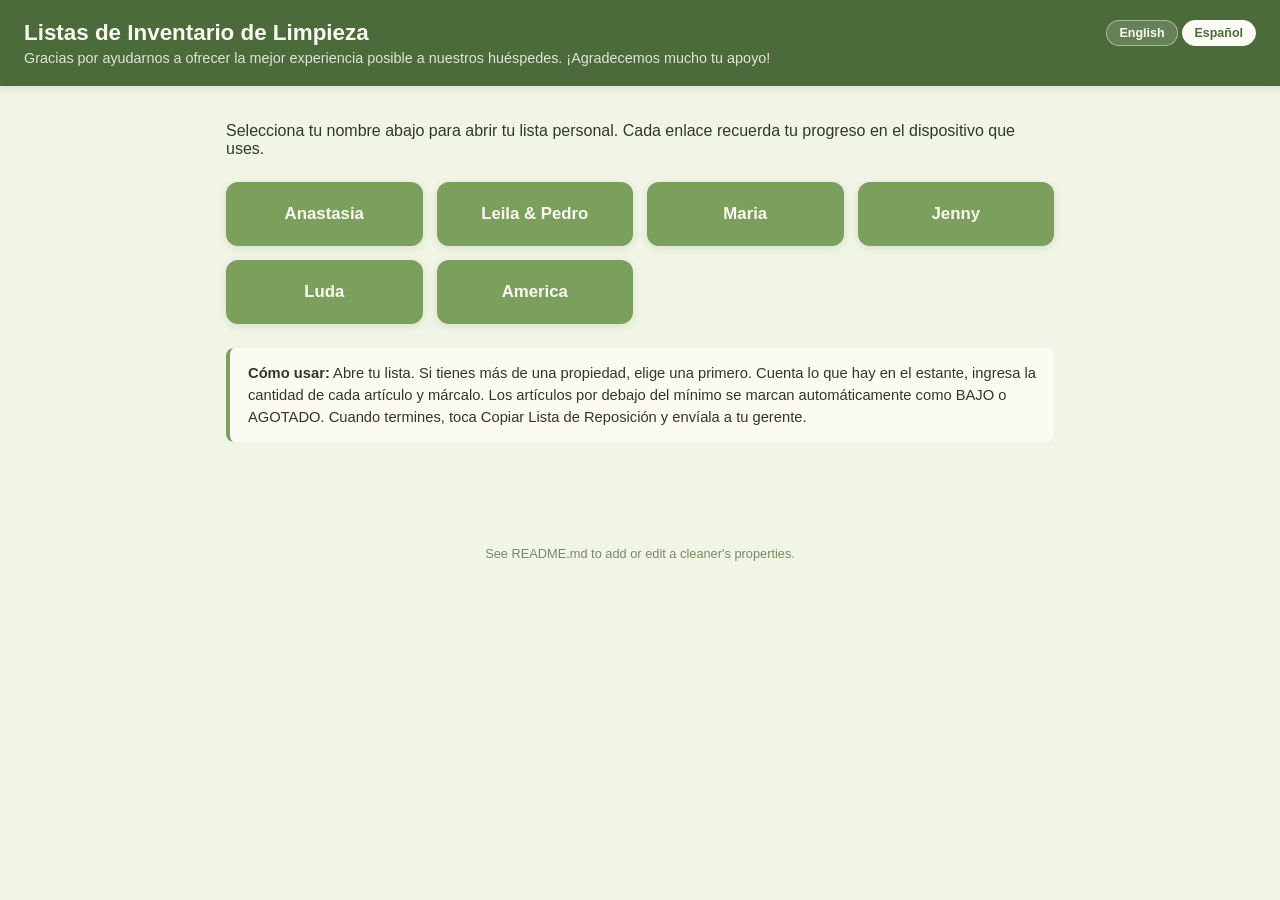
<file: index.html>
<!DOCTYPE html>
<html lang="es">
<head>
<meta charset="UTF-8" />
<meta name="viewport" content="width=device-width, initial-scale=1.0" />
<title>Cleaning Inventory Checklists</title>
<link rel="stylesheet" href="assets/style.css" />
</head>
<body>
  <div class="topbar">
    <div class="topbar-text">
      <h1 id="index-heading">Cleaning Inventory Checklists</h1>
      <p class="subtitle" id="index-subtitle">Thank you for helping us provide the best possible experience for our guests. Your support is greatly appreciated!</p>
    </div>
    <div class="lang-toggle" role="group" aria-label="Language / Idioma">
      <button type="button" class="lang-btn" id="lang-en-btn">English</button>
      <button type="button" class="lang-btn" id="lang-es-btn">Español</button>
    </div>
  </div>

  <div class="container">
    <p id="index-intro">Select your name below to open your personal checklist. Each link remembers your progress on the device you use it on.</p>

    <div class="landing-grid">
      <a class="cleaner-link" href="anastasia.html">Anastasia</a>
      <a class="cleaner-link" href="leila-pedro.html">Leila &amp; Pedro</a>
      <a class="cleaner-link" href="maria.html">Maria</a>
      <a class="cleaner-link" href="jenny.html">Jenny</a>
      <a class="cleaner-link" href="luda.html">Luda</a>
      <a class="cleaner-link" href="america.html">America</a>
    </div>

    <div class="instructions">
      <strong id="index-howto-label">How to use:</strong>
      <span id="index-howto-body">Open your checklist. If you cover more than one property, pick a listing first. Count what's on the shelf, enter the quantity for each item, and check it off. Items below par level are automatically flagged LOW or OUT. When you're done, tap Copy Restock List and send it to your manager.</span>
    </div>
  </div>

  <footer class="note">See README.md to add or edit a cleaner's properties.</footer>

  <script src="assets/i18n.js"></script>
  <script>initLangToggle();</script>
</body>
</html>
</file>
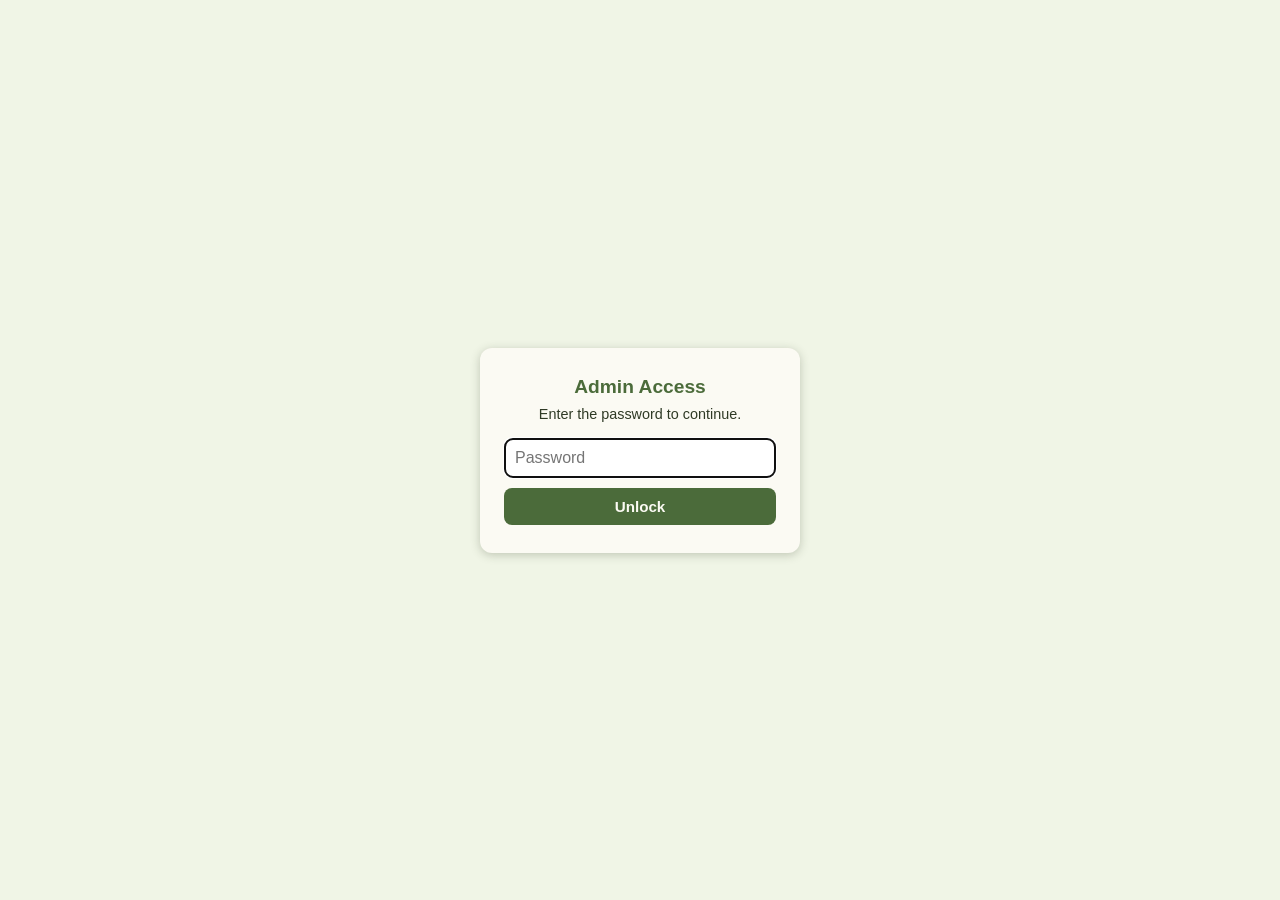
<file: admin.html>
<!DOCTYPE html>
<html lang="en">
<head>
<meta charset="UTF-8" />
<meta name="viewport" content="width=device-width, initial-scale=1.0" />
<title>Inventory &amp; Par Level Admin — Cleaning Inventory Checklists</title>
<style>
:root {
  --avocado-dark: #4b6b3a;
  --avocado: #7ba05b;
  --avocado-mid: #97b86e;
  --avocado-light: #c3d9a4;
  --avocado-pale: #f0f5e6;
  --pit-brown: #7a5230;
  --cream: #fbfaf3;
  --text-dark: #2f3a25;
  --status-ok: #6b9b3f;
  --status-low: #d99a2b;
  --status-out: #c9573f;
  --radius: 12px;
  --shadow: 0 2px 8px rgba(47, 58, 37, 0.12);
}

* { box-sizing: border-box; }

body {
  margin: 0;
  font-family: -apple-system, BlinkMacSystemFont, "Segoe UI", Roboto, Helvetica, Arial, sans-serif;
  background: var(--avocado-pale);
  color: var(--text-dark);
}

.topbar {
  background: var(--avocado-dark);
  color: var(--cream);
  padding: 20px 24px;
  box-shadow: var(--shadow);
  display: flex;
  justify-content: space-between;
  align-items: flex-start;
  gap: 12px;
  flex-wrap: wrap;
}

.topbar h1 {
  margin: 0 0 4px 0;
  font-size: 1.4rem;
}

.topbar .subtitle {
  margin: 0;
  font-size: 0.9rem;
  opacity: 0.85;
}

/* Language toggle, shown on the home page and every checklist page */
.lang-toggle {
  display: flex;
  gap: 4px;
  flex-shrink: 0;
}

.lang-btn {
  background: rgba(251, 250, 243, 0.15);
  border: 1.5px solid rgba(251, 250, 243, 0.45);
  color: var(--cream);
  font-size: 0.78rem;
  font-weight: 700;
  padding: 5px 12px;
  border-radius: 999px;
  cursor: pointer;
  font-family: inherit;
  transition: background 0.12s ease, color 0.12s ease;
}

.lang-btn:hover {
  background: rgba(251, 250, 243, 0.3);
}

.lang-btn.active {
  background: var(--cream);
  color: var(--avocado-dark);
  border-color: var(--cream);
}

.container {
  max-width: 860px;
  margin: 0 auto;
  padding: 20px 16px 80px;
}

/* Landing page */
.landing-grid {
  display: grid;
  grid-template-columns: repeat(auto-fit, minmax(180px, 1fr));
  gap: 14px;
  margin-top: 24px;
}

.cleaner-link {
  display: block;
  background: var(--avocado);
  color: var(--cream);
  text-decoration: none;
  text-align: center;
  padding: 22px 12px;
  border-radius: var(--radius);
  font-weight: 600;
  font-size: 1.05rem;
  box-shadow: var(--shadow);
  transition: transform 0.12s ease, background 0.12s ease;
}

.cleaner-link:hover {
  background: var(--avocado-dark);
  transform: translateY(-2px);
}

.instructions {
  background: var(--cream);
  border-left: 4px solid var(--avocado);
  border-radius: 8px;
  padding: 14px 18px;
  margin-top: 24px;
  font-size: 0.92rem;
  line-height: 1.5;
}

/* Progress bar */
.progress-wrap {
  background: var(--cream);
  border-radius: var(--radius);
  padding: 14px 18px;
  margin: 18px 0;
  box-shadow: var(--shadow);
}

.progress-label {
  display: flex;
  justify-content: space-between;
  font-size: 0.85rem;
  margin-bottom: 6px;
  color: var(--text-dark);
}

.progress-bar-bg {
  background: var(--avocado-light);
  border-radius: 20px;
  height: 10px;
  overflow: hidden;
}

.progress-bar-fill {
  background: var(--avocado-dark);
  height: 100%;
  width: 0%;
  transition: width 0.2s ease;
}

/* Action buttons */
.actions {
  display: flex;
  flex-wrap: wrap;
  gap: 10px;
  margin: 16px 0;
}

.btn {
  border: none;
  border-radius: 8px;
  padding: 10px 16px;
  font-size: 0.9rem;
  font-weight: 600;
  cursor: pointer;
  transition: background 0.12s ease;
}

.btn-primary {
  background: var(--avocado-dark);
  color: var(--cream);
}
.btn-primary:hover { background: var(--pit-brown); }

.btn-secondary {
  background: var(--cream);
  color: var(--avocado-dark);
  border: 1.5px solid var(--avocado);
}
.btn-secondary:hover { background: var(--avocado-light); }

.submit-status {
  font-size: 0.85rem;
  min-height: 1.2em;
  margin: -6px 0 14px;
}
.submit-status.success { color: var(--status-ok); font-weight: 600; }
.submit-status.error { color: var(--status-out); font-weight: 600; }

/* Listing picker (shown when a cleaner covers more than one property) */
.picker-intro {
  margin: 0 0 4px;
  font-size: 0.95rem;
}

.listing-grid {
  display: grid;
  grid-template-columns: repeat(auto-fit, minmax(200px, 1fr));
  gap: 14px;
  margin: 14px 0 24px;
}

.listing-card {
  display: flex;
  flex-direction: column;
  gap: 8px;
  background: var(--avocado-dark);
  color: var(--cream);
  text-decoration: none;
  padding: 18px 16px;
  border-radius: var(--radius);
  box-shadow: var(--shadow);
  transition: transform 0.12s ease, background 0.12s ease;
}

.listing-card:hover {
  background: var(--pit-brown);
  transform: translateY(-2px);
}

.listing-card-name {
  font-weight: 700;
  font-size: 1.05rem;
}

.listing-card-progress {
  align-self: flex-start;
  font-weight: 600;
  font-size: 0.8rem;
  padding: 3px 10px;
  border-radius: 20px;
  background: rgba(251, 250, 243, 0.18);
}

.listing-card-progress.listing-card-ok { background: var(--status-ok); }
.listing-card-progress.listing-card-partial { background: var(--status-low); }
.listing-card-progress.listing-card-none { background: rgba(251, 250, 243, 0.18); }

/* Back link (shown when viewing a single listing after the picker) */
.back-link {
  display: inline-block;
  color: var(--avocado-dark);
  font-weight: 600;
  text-decoration: none;
  margin-bottom: 14px;
}
.back-link:hover { text-decoration: underline; }

/* Property sections (one per property a cleaner covers) */
.property-section {
  background: var(--avocado-dark);
  border-radius: var(--radius);
  margin-bottom: 20px;
  padding: 6px;
  box-shadow: var(--shadow);
}

.property-header {
  color: var(--cream);
  padding: 12px 12px;
  font-weight: 700;
  font-size: 1.05rem;
  display: flex;
  justify-content: space-between;
  align-items: center;
  cursor: pointer;
  user-select: none;
}

.property-header.property-header-static {
  cursor: default;
}

.property-header .prop-progress {
  font-weight: 500;
  font-size: 0.85rem;
  background: rgba(251, 250, 243, 0.18);
  padding: 3px 10px;
  border-radius: 20px;
}

.property-body {
  padding: 4px;
}

/* Category sections */
.category {
  background: var(--cream);
  border-radius: var(--radius);
  margin-bottom: 16px;
  box-shadow: var(--shadow);
  overflow: hidden;
}

.category-header {
  background: var(--avocado-mid);
  color: var(--text-dark);
  padding: 12px 16px;
  font-weight: 700;
  display: flex;
  justify-content: space-between;
  align-items: center;
  cursor: pointer;
  user-select: none;
}

.category-header .count {
  font-weight: 500;
  font-size: 0.85rem;
  opacity: 0.85;
}

.category-body {
  padding: 6px 16px 10px;
}

.item-row {
  display: flex;
  align-items: center;
  gap: 12px;
  padding: 10px 0;
  border-bottom: 1px solid var(--avocado-light);
  flex-wrap: wrap;
}

.item-row:last-child { border-bottom: none; }

.comment-input {
  flex: 1 1 100%;
  order: 5;
  border: 1.5px solid var(--avocado-light);
  border-radius: 6px;
  padding: 6px 10px;
  font-size: 0.85rem;
  font-family: inherit;
  color: var(--text-dark);
  background: var(--cream);
}
.comment-input:focus {
  outline: none;
  border-color: var(--avocado);
}
.comment-input::placeholder {
  color: var(--avocado-dark);
  opacity: 0.55;
}

.item-check {
  width: 20px;
  height: 20px;
  accent-color: var(--avocado-dark);
  flex-shrink: 0;
}

.item-name {
  flex: 1 1 160px;
  font-weight: 600;
  min-width: 140px;
}

.item-name .unit {
  font-weight: 400;
  font-size: 0.8rem;
  color: var(--avocado-dark);
  opacity: 0.8;
}

.par-badge {
  font-size: 0.78rem;
  background: var(--avocado-light);
  color: var(--text-dark);
  padding: 3px 8px;
  border-radius: 20px;
  white-space: nowrap;
}

.qty-control {
  display: flex;
  align-items: center;
  gap: 6px;
}

.qty-btn {
  width: 28px;
  height: 28px;
  border-radius: 6px;
  border: 1.5px solid var(--avocado);
  background: var(--cream);
  color: var(--avocado-dark);
  font-size: 1rem;
  cursor: pointer;
  line-height: 1;
}
.qty-btn:hover { background: var(--avocado-light); }

.qty-input {
  width: 46px;
  text-align: center;
  border: 1.5px solid var(--avocado-light);
  border-radius: 6px;
  padding: 5px 2px;
  font-size: 0.95rem;
}

.status-tag {
  font-size: 0.75rem;
  font-weight: 700;
  padding: 4px 9px;
  border-radius: 20px;
  color: #fff;
  white-space: nowrap;
}

.status-ok { background: var(--status-ok); }
.status-low { background: var(--status-low); }
.status-out { background: var(--status-out); }

footer.note {
  text-align: center;
  font-size: 0.8rem;
  color: var(--avocado-dark);
  margin-top: 24px;
  opacity: 0.75;
}

.copy-modal-overlay {
  position: fixed;
  inset: 0;
  background: rgba(47, 58, 37, 0.5);
  display: none;
  align-items: center;
  justify-content: center;
  padding: 16px;
  z-index: 50;
}
.copy-modal-overlay.open { display: flex; }

.copy-modal {
  background: var(--cream);
  border-radius: var(--radius);
  padding: 20px;
  max-width: 480px;
  width: 100%;
  box-shadow: var(--shadow);
}

.copy-modal h3 { margin-top: 0; color: var(--avocado-dark); }

.copy-modal textarea {
  width: 100%;
  height: 180px;
  border-radius: 8px;
  border: 1.5px solid var(--avocado-light);
  padding: 10px;
  font-family: inherit;
  font-size: 0.88rem;
  resize: vertical;
}

@media print {
  .actions, .topbar .actions, .btn, .copy-modal-overlay { display: none !important; }
}

/* ---------- Admin page (par level editor) ---------- */

.admin-intro {
  background: var(--cream);
  border-left: 4px solid var(--avocado);
  border-radius: 8px;
  padding: 14px 18px;
  margin: 20px 0;
  font-size: 0.92rem;
  line-height: 1.5;
}

.admin-property {
  background: var(--avocado-dark);
  border-radius: var(--radius);
  margin-bottom: 16px;
  padding: 6px;
  box-shadow: var(--shadow);
}

.admin-property-header {
  color: var(--cream);
  padding: 12px 14px;
  font-weight: 700;
  font-size: 1.02rem;
  display: flex;
  justify-content: space-between;
  align-items: center;
  cursor: pointer;
  user-select: none;
}

.admin-property-header .admin-property-meta {
  font-weight: 500;
  font-size: 0.8rem;
  opacity: 0.85;
}

.admin-property-body {
  background: var(--cream);
  border-radius: 10px;
  padding: 4px;
}

.admin-property-body.collapsed {
  display: none;
}

.admin-category-label {
  font-size: 0.78rem;
  font-weight: 700;
  text-transform: uppercase;
  letter-spacing: 0.03em;
  color: var(--avocado-dark);
  padding: 12px 12px 4px;
}

.admin-item-row {
  display: flex;
  align-items: center;
  gap: 12px;
  padding: 8px 12px;
  border-bottom: 1px solid var(--avocado-light);
  flex-wrap: wrap;
}

.admin-item-row:last-child { border-bottom: none; }

.admin-item-name {
  flex: 1 1 200px;
  font-weight: 600;
  font-size: 0.92rem;
}

.admin-item-name .unit {
  font-weight: 400;
  font-size: 0.78rem;
  color: var(--avocado-dark);
  opacity: 0.8;
}

.admin-par-field {
  display: flex;
  align-items: center;
  gap: 6px;
}

.admin-par-field label {
  font-size: 0.78rem;
  color: var(--avocado-dark);
  font-weight: 600;
}

.admin-par-input {
  width: 60px;
  text-align: center;
  border: 1.5px solid var(--avocado-light);
  border-radius: 6px;
  padding: 5px 2px;
  font-size: 0.92rem;
  font-family: inherit;
}

.admin-par-input.admin-overridden {
  border-color: var(--pit-brown);
  background: #fdf1e6;
  font-weight: 700;
}

.admin-default-hint {
  font-size: 0.75rem;
  color: var(--text-dark);
  opacity: 0.55;
  min-width: 70px;
}

.admin-reset-item {
  background: none;
  border: none;
  color: var(--pit-brown);
  font-size: 0.75rem;
  font-weight: 600;
  cursor: pointer;
  padding: 2px 6px;
  visibility: hidden;
}

.admin-par-input.admin-overridden ~ .admin-reset-item {
  visibility: visible;
}

.admin-bar {
  position: sticky;
  bottom: 0;
  background: var(--cream);
  border-top: 2px solid var(--avocado);
  padding: 14px 16px;
  margin: 24px -16px 0;
  display: flex;
  flex-wrap: wrap;
  align-items: center;
  gap: 12px;
  justify-content: space-between;
  box-shadow: 0 -2px 8px rgba(47, 58, 37, 0.1);
}

.admin-bar .admin-change-count {
  font-size: 0.85rem;
  color: var(--text-dark);
}

.admin-output-wrap {
  margin-top: 16px;
}

.admin-output {
  width: 100%;
  height: 320px;
  border-radius: 8px;
  border: 1.5px solid var(--avocado-light);
  padding: 12px;
  font-family: ui-monospace, SFMono-Regular, Menlo, Consolas, monospace;
  font-size: 0.82rem;
  resize: vertical;
  background: var(--text-dark);
  color: #eafbe0;
}

.admin-output-hint {
  font-size: 0.85rem;
  color: var(--text-dark);
  margin: 10px 0;
  line-height: 1.5;
}

</style>
</head>
<body>
  <div id="admin-lock-overlay" style="position:fixed; inset:0; background:#f0f5e6; display:flex; align-items:center; justify-content:center; z-index:100; padding:16px;">
    <div style="background:#fbfaf3; border-radius:12px; padding:28px 24px; max-width:320px; width:100%; box-shadow:0 2px 10px rgba(47,58,37,0.25); text-align:center;">
      <h2 style="margin:0 0 8px; color:#4b6b3a; font-size:1.2rem;">Admin Access</h2>
      <p style="margin:0 0 16px; font-size:0.9rem; color:#2f3a25;">Enter the password to continue.</p>
      <input type="password" id="admin-lock-input" placeholder="Password" autocomplete="off" style="width:100%; padding:10px; border-radius:8px; border:1.5px solid #c3d9a4; font-size:1rem; margin-bottom:10px; box-sizing:border-box; font-family:inherit;" />
      <button id="admin-lock-submit" type="button" style="width:100%; padding:10px; border:none; border-radius:8px; background:#4b6b3a; color:#fbfaf3; font-weight:600; cursor:pointer; font-size:0.95rem; font-family:inherit;">Unlock</button>
      <p id="admin-lock-error" style="color:#c9573f; font-size:0.85rem; margin:10px 0 0; display:none;">Incorrect password. Try again.</p>
    </div>
  </div>

  <div id="admin-content" style="display:none;">
  <div class="topbar">
    <div class="topbar-text">
      <h1>Inventory &amp; Par Level Admin</h1>
      <p class="subtitle">Edit item names, units, and par levels for every property, all in one place.</p>
    </div>
  </div>

  <div class="container">
    <div class="admin-intro">
      <strong>How this works:</strong> This page is not connected to a database — it's a tool for editing your inventory list and generating updated code.
      <br><br>
      <strong>Manage Items</strong> (below) lets you rename items or categories, change units, add or remove items, and set each item's default par level and Spanish translation.
      <strong>Par Levels by Property</strong> (further down) lets you override an item's par level for one specific property only.
      <br><br>
      When you're done, scroll to the bottom and click <strong>Generate updated code</strong>. It produces the full updated contents of three files: <code>assets/items.js</code>, <code>assets/i18n.js</code>, and <code>assets/par-overrides.js</code>. Copy each one and paste it over the matching file on GitHub, the same way you've been updating other files. Nothing changes on the live site until you do that.
      <br><br>
      <strong>Heads up:</strong> renaming an item or a category clears any progress cleaners have already saved for it on their own devices, since their saved checklist entries are matched by name. Deleting an item removes it (and any saved progress for it) from every cleaner's checklist.
      <br><br>
      <button class="btn btn-secondary" id="admin-discard-btn" type="button" style="font-size:0.8rem;">Discard all changes (reload page)</button>
    </div>

    <div id="items-validation-warning" style="display:none; background:#fdf1e6; border:1.5px solid #7a5230; color:#7a5230; border-radius:8px; padding:10px 14px; margin:10px 0; font-size:0.85rem; line-height:1.5;"></div>

    <h2 style="color:#4b6b3a; font-size:1.15rem; margin:24px 0 4px;">Manage Items</h2>
    <p style="font-size:0.85rem; color:#2f3a25; opacity:0.75; margin:0 0 12px;" id="items-change-summary">No item changes yet.</p>

    <div id="manage-items-root"></div>

    <button class="btn btn-secondary" id="admin-add-category-btn" type="button" style="margin:6px 0 28px;">+ Add category</button>

    <h2 style="color:#4b6b3a; font-size:1.15rem; margin:24px 0 12px;">Par Levels by Property</h2>

    <div id="properties-root"></div>

    <div class="admin-bar">
      <div style="display:flex; flex-direction:column; gap:2px;">
        <span class="admin-change-count" id="admin-change-count">No changes yet</span>
      </div>
      <div style="display:flex; gap:10px; flex-wrap:wrap;">
        <button class="btn btn-secondary" id="admin-reset-all-btn" type="button">Reset all par overrides to defaults</button>
        <button class="btn btn-primary" id="admin-generate-btn" type="button">Generate updated code</button>
      </div>
    </div>

    <div class="admin-output-wrap" id="all-output-wrap" style="display:none;">
      <p class="admin-output-hint">
        <strong>1) assets/items.js</strong> — open that file on GitHub, click the pencil to edit, select all, paste this in, and commit.
      </p>
      <textarea class="admin-output" id="items-output" readonly></textarea>
      <div class="actions" style="margin-top:10px; margin-bottom:24px;">
        <button class="btn btn-primary" id="copy-items-btn" type="button">Copy to clipboard</button>
        <span id="copy-items-confirm" style="font-size:0.85rem; opacity:0.8;"></span>
      </div>

      <p class="admin-output-hint">
        <strong>2) assets/i18n.js</strong> — same steps: open that file on GitHub, pencil to edit, select all, paste this in, and commit.
      </p>
      <textarea class="admin-output" id="i18n-output" readonly></textarea>
      <div class="actions" style="margin-top:10px; margin-bottom:24px;">
        <button class="btn btn-primary" id="copy-i18n-btn" type="button">Copy to clipboard</button>
        <span id="copy-i18n-confirm" style="font-size:0.85rem; opacity:0.8;"></span>
      </div>

      <p class="admin-output-hint">
        <strong>3) assets/par-overrides.js</strong> — same steps again for this file.
      </p>
      <textarea class="admin-output" id="overrides-output" readonly></textarea>
      <div class="actions" style="margin-top:10px;">
        <button class="btn btn-primary" id="copy-overrides-btn" type="button">Copy to clipboard</button>
        <span id="copy-overrides-confirm" style="font-size:0.85rem; opacity:0.8;"></span>
      </div>
    </div>
  </div>

  <footer class="note">This page is unlisted — it isn't linked from the home page. Keep its URL to yourself.</footer>

  <script>
/**
 * Shared inventory data for all cleaner checklists.
 * Edit `par` (par level) and `unit` here — changes apply to every cleaner page.
 */
const INVENTORY_DATA = [
  {
    category: "Kitchen Essentials",
    items: [
      { name: "Coffee", unit: "bags", par: 2 },
      { name: "Salt", unit: "containers", par: 2 },
      { name: "Pepper", unit: "containers", par: 2 },
      { name: "Cooking Oil", unit: "bottles", par: 2 },
      { name: "Aluminum Foil", unit: "rolls", par: 2 },
      { name: "Plastic Wrap", unit: "rolls", par: 2 },
      { name: "Zip-top Bags", unit: "boxes", par: 2 },
      { name: "Dish Soap", unit: "bottles", par: 2 },
      { name: "Dishwasher Pods", unit: "packs", par: 2 },
      { name: "Kitchen Sponge", unit: "pcs", par: 3 },
      { name: "Paper Towels", unit: "rolls", par: 4 },
      { name: "Trash Bags", unit: "boxes", par: 3 }
    ]
  },
  {
    category: "Bathroom",
    items: [
      { name: "Toilet Paper", unit: "rolls", par: 6 },
      { name: "Facial Tissue", unit: "boxes", par: 3 },
      { name: "Hand Soap", unit: "bottles", par: 3 },
      { name: "Shampoo", unit: "bottles", par: 2 },
      { name: "Conditioner", unit: "bottles", par: 2 },
      { name: "Body Wash", unit: "bottles", par: 2 },
      { name: "Mini Trash Bags", unit: "boxes", par: 2 }
    ]
  },
  {
    category: "Laundry",
    items: [
      { name: "Detergent", unit: "bottles", par: 2 },
      { name: "Dryer Sheets", unit: "boxes", par: 2 }
    ]
  },
  {
    category: "Cleaning Supplies",
    items: [
      { name: "Multi-surface Cleaner", unit: "bottles", par: 2 },
      { name: "Bathroom Cleaner", unit: "bottles", par: 2 },
      { name: "Disinfectant Spray", unit: "bottles", par: 2 }
    ]
  }
];

</script>
  <script>
/**
 * Custom par (minimum) levels, per property, for every cleaner's site.
 *
 * Each property name below is a key. Inside it, list only the items you
 * want to override — anything you leave out just uses the default "par"
 * value set in items.js. An empty {} means "use all the defaults."
 *
 * This file is meant to be edited from admin.html — open that page,
 * adjust numbers there, and it will generate an updated version of this
 * file for you to paste back in. You can also edit it by hand here if
 * you prefer; the format is the same either way.
 */
const PAR_OVERRIDES = {
  "Bates Walk": {},
  "Edgar's Bungalow": {},
  "Capitol Hill": {},
  "Ravensdale Cabin": {},
  "Lake Ridge Ramble": {},
  "Ballard Home": {},
  "Casa Spanaway": {},
  "Queen Anne": {},
  "Saltar's Inn – Suite 1": {},
  "Saltar's Inn – Suite 2": {},
  "Saltar's Inn – Suite 3": {}
};

// Looks up the effective par for an item at a given property — the
// property's custom number above if one is set, otherwise the default
// from items.js.
function parFor(propertyName, itemNameKey, defaultPar) {
  const overrides = PAR_OVERRIDES[propertyName];
  if (overrides && Object.prototype.hasOwnProperty.call(overrides, itemNameKey)) {
    return overrides[itemNameKey];
  }
  return defaultPar;
}

</script>
  <script>
/**
 * Site-wide language support (English / Spanish).
 *
 * Every page that wants bilingual text loads this file, then:
 *   - calls t(key) for UI strings
 *   - calls itemName(name) / categoryName(name) / unitName(unit) for
 *     inventory vocabulary (defined in items.js)
 *   - calls initLangToggle(rerenderFn) once, after the "EN"/"ES" buttons
 *     exist in the page, to wire them up
 *
 * The chosen language is stored under one shared key, so switching it on
 * any page (the home page or any cleaner's checklist) applies everywhere
 * else on the site too, on that same device/browser.
 */

const LANG_STORAGE_KEY = "site-lang";

const UI_STRINGS = {
  en: {
    // Home page
    indexHeading: "Cleaning Inventory Checklists",
    indexSubtitle: "Thank you for helping us provide the best possible experience for our guests. Your support is greatly appreciated!",
    indexIntro: "Select your name below to open your personal checklist. Each link remembers your progress on the device you use it on.",
    indexHowToLabel: "How to use:",
    indexHowToBody: "Open your checklist. If you cover more than one property, pick a listing first. Count what's on the shelf, enter the quantity for each item, and check it off. Items below par level are automatically flagged LOW or OUT. When you're done, tap Copy Restock List and send it to your manager.",

    // Checklist page
    pageTitle: "Inventory Checklist",
    pageHeading: "Inventory Checklist",
    assignedTo: "Assigned to:",
    copyBtn: "Copy Restock List",
    submitBtn: "Submit Restock List",
    printBtn: "Print",
    resetBtn: "Reset",
    footerNote: "Data is saved only on this device/browser.",
    modalDefaultTitle: "Restock List",
    modalDefaultSubtitle: "Copied to clipboard. Paste this into a text or email to your manager.",
    closeBtn: "Close",
    pickListing: "Pick a listing to open its checklist:",
    allListings: "← All my listings",
    checkedWord: "checked",
    notSavedYet: "Not saved yet",
    lastSaved: "Last saved",
    savedAt: "Saved",
    addNote: "Add a note (optional)",
    parLabel: "Par",
    statusOut: "OUT",
    statusLow: "LOW",
    statusOk: "OK",
    shoppingListTitle: "Shopping List",
    copiedSubtitle: "Copied to clipboard. Paste this into a text or email to your manager.",
    thisWasSent: "This shopping list was sent:",
    submittedTitle: "Submitted!",
    submitting: "Submitting…",
    submittedThanks: "Submitted — thank you!",
    couldntSubmitTry: "Couldn't submit. Try again, or use Copy Restock List instead.",
    couldntSubmitConn: "Couldn't submit — check your connection and try again.",
    resetConfirmOne: "Reset the checklist for {listing}? This clears all quantities and checkmarks for this listing.",
    resetConfirmAll: "Reset every listing's checklist for {name}? This clears all quantities and checkmarks.",
    restockListHeader: "Restock list",
    everythingParListing: "Everything is at or above par at this listing. Nothing needed.",
    everythingParAll: "Everything is at or above par across all listings. Nothing needed.",
    otherNotes: "other notes:"
  },
  es: {
    indexHeading: "Listas de Inventario de Limpieza",
    indexSubtitle: "Gracias por ayudarnos a ofrecer la mejor experiencia posible a nuestros huéspedes. ¡Agradecemos mucho tu apoyo!",
    indexIntro: "Selecciona tu nombre abajo para abrir tu lista personal. Cada enlace recuerda tu progreso en el dispositivo que uses.",
    indexHowToLabel: "Cómo usar:",
    indexHowToBody: "Abre tu lista. Si tienes más de una propiedad, elige una primero. Cuenta lo que hay en el estante, ingresa la cantidad de cada artículo y márcalo. Los artículos por debajo del mínimo se marcan automáticamente como BAJO o AGOTADO. Cuando termines, toca Copiar Lista de Reposición y envíala a tu gerente.",

    pageTitle: "Lista de Inventario",
    pageHeading: "Lista de Inventario",
    assignedTo: "Asignado a:",
    copyBtn: "Copiar Lista de Reposición",
    submitBtn: "Enviar Lista de Reposición",
    printBtn: "Imprimir",
    resetBtn: "Reiniciar",
    footerNote: "Los datos se guardan solo en este dispositivo o navegador.",
    modalDefaultTitle: "Lista de Reposición",
    modalDefaultSubtitle: "Copiado. Puedes pegar esta lista en un mensaje o correo electrónico para tu gerente.",
    closeBtn: "Cerrar",
    pickListing: "Elige una propiedad para abrir su lista:",
    allListings: "← Todas mis propiedades",
    checkedWord: "marcados",
    notSavedYet: "Aún no guardado",
    lastSaved: "Última vez guardado",
    savedAt: "Guardado",
    addNote: "Agregar una nota (opcional)",
    parLabel: "Mínimo",
    statusOut: "AGOTADO",
    statusLow: "BAJO",
    statusOk: "OK",
    shoppingListTitle: "Lista de Compras",
    copiedSubtitle: "Copiado al portapapeles. Pégalo en un mensaje o correo para tu gerente.",
    thisWasSent: "Esta lista de compras fue enviada:",
    submittedTitle: "¡Enviado!",
    submitting: "Enviando…",
    submittedThanks: "Enviado — ¡gracias!",
    couldntSubmitTry: "No se pudo enviar. Intenta de nuevo, o usa Copiar Lista de Reposición.",
    couldntSubmitConn: "No se pudo enviar — revisa tu conexión e intenta de nuevo.",
    resetConfirmOne: "¿Reiniciar la lista de {listing}? Esto borra todas las cantidades y marcas de esta propiedad.",
    resetConfirmAll: "¿Reiniciar la lista de todas las propiedades de {name}? Esto borra todas las cantidades y marcas.",
    restockListHeader: "Lista de reposición",
    everythingParListing: "Todo está al nivel mínimo o por encima en esta propiedad. No se necesita nada.",
    everythingParAll: "Todo está al nivel mínimo o por encima en todas las propiedades. No se necesita nada.",
    otherNotes: "otras notas:"
  }
};

// Item, category, and unit names — English is the canonical name used in
// items.js; these are the Spanish equivalents shown when Spanish is
// selected. Add to these if you add new items/categories/units.
const ES_ITEM_NAMES = {
  "Coffee": "Café",
  "Salt": "Sal",
  "Pepper": "Pimienta",
  "Cooking Oil": "Aceite de cocina",
  "Aluminum Foil": "Papel de aluminio",
  "Plastic Wrap": "Papel film",
  "Zip-top Bags": "Bolsas con cierre",
  "Dish Soap": "Jabón para platos",
  "Dishwasher Pods": "Cápsulas para lavavajillas",
  "Kitchen Sponge": "Esponja de cocina",
  "Paper Towels": "Toallas de papel",
  "Trash Bags": "Bolsas de basura",
  "Toilet Paper": "Papel higiénico",
  "Facial Tissue": "Pañuelos desechables",
  "Hand Soap": "Jabón de manos",
  "Shampoo": "Champú",
  "Conditioner": "Acondicionador",
  "Body Wash": "Gel de baño",
  "Mini Trash Bags": "Bolsas pequeñas de basura",
  "Detergent": "Detergente",
  "Dryer Sheets": "Toallitas para secadora",
  "Multi-surface Cleaner": "Limpiador multisuperficie",
  "Bathroom Cleaner": "Limpiador de baño",
  "Disinfectant Spray": "Spray desinfectante"
};

const ES_CATEGORY_NAMES = {
  "Kitchen Essentials": "Artículos esenciales de cocina",
  "Bathroom": "Baño",
  "Laundry": "Lavandería",
  "Cleaning Supplies": "Productos de limpieza"
};

const ES_UNIT_NAMES = {
  "bags": "bolsas",
  "containers": "recipientes",
  "bottles": "botellas",
  "rolls": "rollos",
  "boxes": "cajas",
  "packs": "paquetes",
  "pcs": "piezas"
};

function getLang() {
  return localStorage.getItem(LANG_STORAGE_KEY) || "es";
}

function setLang(lang) {
  localStorage.setItem(LANG_STORAGE_KEY, lang);
}

// Every lookup below takes an optional langOverride, so a specific piece
// of text (e.g. the report sent to Formspree) can be forced into a
// language regardless of what's currently selected on screen.
function t(key, langOverride) {
  const lang = langOverride || getLang();
  const table = UI_STRINGS[lang] || UI_STRINGS.en;
  return table[key] !== undefined ? table[key] : (UI_STRINGS.en[key] || key);
}

function itemName(englishName, langOverride) {
  const lang = langOverride || getLang();
  if (lang !== "es") return englishName;
  return ES_ITEM_NAMES[englishName] || englishName;
}

function categoryName(englishName, langOverride) {
  const lang = langOverride || getLang();
  if (lang !== "es") return englishName;
  return ES_CATEGORY_NAMES[englishName] || englishName;
}

function unitName(englishUnit, langOverride) {
  const lang = langOverride || getLang();
  if (lang !== "es") return englishUnit;
  return ES_UNIT_NAMES[englishUnit] || englishUnit;
}

// Updates every piece of static (non-dynamically-built) text on the
// current page to match the current language. Safe to call on any page —
// elements that don't exist here are just skipped.
function applyStaticStrings() {
  document.documentElement.lang = getLang();

  const set = (id, key) => {
    const el = document.getElementById(id);
    if (el) el.textContent = t(key);
  };

  // Home page
  set("index-heading", "indexHeading");
  set("index-subtitle", "indexSubtitle");
  set("index-intro", "indexIntro");
  set("index-howto-label", "indexHowToLabel");
  set("index-howto-body", "indexHowToBody");

  // Checklist pages
  const pageHeadingEl = document.getElementById("page-heading");
  if (pageHeadingEl) {
    document.title = t("pageTitle") + " — " + (window.CLEANER_NAME || "");
  }
  set("page-heading", "pageHeading");
  set("assigned-to-label", "assignedTo");
  set("copy-btn", "copyBtn");
  set("submit-btn", "submitBtn");
  set("print-btn", "printBtn");
  set("reset-btn", "resetBtn");
  set("modal-title", "modalDefaultTitle");
  set("modal-subtitle", "modalDefaultSubtitle");
  set("close-modal-btn", "closeBtn");

  const footerEl = document.querySelector("footer.note");
  if (footerEl && footerEl.hasAttribute("data-i18n")) {
    footerEl.textContent = t("footerNote");
  }

  const enBtn = document.getElementById("lang-en-btn");
  const esBtn = document.getElementById("lang-es-btn");
  if (enBtn) enBtn.classList.toggle("active", getLang() === "en");
  if (esBtn) esBtn.classList.toggle("active", getLang() === "es");
}

// Wires up the "English" / "Español" buttons, if present on the page.
// rerenderFn (optional) is called after switching, so a page with
// dynamically-built content (like a checklist) can rebuild it in the
// new language.
function initLangToggle(rerenderFn) {
  const enBtn = document.getElementById("lang-en-btn");
  const esBtn = document.getElementById("lang-es-btn");

  function switchTo(lang) {
    if (getLang() === lang) return;
    setLang(lang);
    applyStaticStrings();
    if (typeof rerenderFn === "function") rerenderFn();
  }

  if (enBtn) enBtn.addEventListener("click", () => switchTo("en"));
  if (esBtn) esBtn.addEventListener("click", () => switchTo("es"));

  applyStaticStrings();
}

</script>
  <script>
    // Which cleaner each property currently belongs to — display only,
    // just so it's clear at a glance what you're editing. Update this if
    // you reassign a property to a different cleaner.
    const PROPERTY_CLEANER = {
      "Capitol Hill": "Anastasia",
      "Ravensdale Cabin": "Anastasia",
      "Lake Ridge Ramble": "Anastasia",
      "Ballard Home": "Anastasia",
      "Edgar's Bungalow": "Leila & Pedro",
      "Saltar's Inn – Suite 1": "Maria",
      "Saltar's Inn – Suite 2": "Maria",
      "Saltar's Inn – Suite 3": "Maria",
      "Casa Spanaway": "Jenny",
      "Queen Anne": "Luda",
      "Bates Walk": "America"
    };

    function escapeQuotes(s) {
      return String(s).replace(/\\/g, "\\\\").replace(/"/g, '\\"');
    }

    // ---------- Working state ----------
    // Everything below mutates in-memory copies, never the loaded
    // INVENTORY_DATA / PAR_OVERRIDES / i18n dictionaries directly, so
    // "Generate updated code" always reflects exactly what's on screen
    // and nothing changes on the live site until you paste the result back.

    const workingUnits = {};
    Object.keys(ES_UNIT_NAMES || {}).forEach((u) => {
      workingUnits[u] = ES_UNIT_NAMES[u];
    });
    INVENTORY_DATA.forEach((cat) => {
      cat.items.forEach((item) => {
        if (!(item.unit in workingUnits)) workingUnits[item.unit] = item.unit;
      });
    });

    const workingCategories = INVENTORY_DATA.map((cat) => ({
      category: cat.category,
      categoryEs: (ES_CATEGORY_NAMES || {})[cat.category] || "",
      items: cat.items.map((item) => ({
        name: item.name,
        nameEs: (ES_ITEM_NAMES || {})[item.name] || "",
        unit: item.unit,
        par: item.par,
        origName: item.name
      }))
    }));

    const workingOverrides = {};
    Object.keys(PAR_OVERRIDES).forEach((prop) => {
      workingOverrides[prop] = Object.assign({}, PAR_OVERRIDES[prop]);
    });

    // Property list is fixed (properties aren't added/removed from this
    // page) — computed once, sorted by cleaner then property name.
    const propertyNames = Object.keys(PAR_OVERRIDES).sort((a, b) => {
      const cleanerA = PROPERTY_CLEANER[a] || "";
      const cleanerB = PROPERTY_CLEANER[b] || "";
      if (cleanerA !== cleanerB) return cleanerA.localeCompare(cleanerB);
      return a.localeCompare(b);
    });

    const allParInputs = [];
    let itemsDirty = false;

    function deleteOverridesForName(name) {
      Object.keys(workingOverrides).forEach((prop) => {
        if (Object.prototype.hasOwnProperty.call(workingOverrides[prop], name)) {
          delete workingOverrides[prop][name];
        }
      });
    }

    function markItemsDirty() {
      itemsDirty = true;
      updateItemsChangeSummary();
    }

    function updateItemsChangeSummary() {
      const el = document.getElementById("items-change-summary");
      el.textContent = itemsDirty
        ? "Unsaved item/unit changes — click Generate updated code below when you're ready."
        : "No item changes yet.";
    }

    function countChanges() {
      let count = 0;
      Object.keys(workingOverrides).forEach((prop) => {
        count += Object.keys(workingOverrides[prop]).length;
      });
      return count;
    }

    function updateChangeCount() {
      const changeCountEl = document.getElementById("admin-change-count");
      const count = countChanges();
      changeCountEl.textContent = count === 0
        ? "No par-level overrides yet"
        : count + " item" + (count === 1 ? "" : "s") + " overridden from default";
    }

    // ---------- Unit picker (shared across all items) ----------

    function buildUnitSelect(item) {
      const select = document.createElement("select");
      select.style.cssText = "width:118px; padding:6px 4px; border-radius:6px; border:1.5px solid #c3d9a4; font-family:inherit; font-size:0.85rem;";

      Object.keys(workingUnits).sort().forEach((u) => {
        const opt = document.createElement("option");
        opt.value = u;
        opt.textContent = u;
        if (u === item.unit) opt.selected = true;
        select.appendChild(opt);
      });
      const addOpt = document.createElement("option");
      addOpt.value = "__new__";
      addOpt.textContent = "+ Add new unit…";
      select.appendChild(addOpt);

      select.addEventListener("change", () => {
        if (select.value === "__new__") {
          const newUnitEn = prompt('New unit name (English), e.g. "box":');
          if (!newUnitEn || !newUnitEn.trim()) {
            select.value = item.unit;
            return;
          }
          const trimmedEn = newUnitEn.trim();
          const newUnitEs = prompt('Spanish translation for "' + trimmedEn + '" (e.g. "caja"):') || trimmedEn;
          workingUnits[trimmedEn] = newUnitEs.trim() || trimmedEn;
          item.unit = trimmedEn;
          markItemsDirty();
          renderItemsSection();
          renderParSection();
        } else {
          item.unit = select.value;
          markItemsDirty();
          renderParSection();
        }
      });

      return select;
    }

    // ---------- Section A: Manage Items ----------

    function renderItemsSection() {
      const itemsRoot = document.getElementById("manage-items-root");
      itemsRoot.innerHTML = "";

      workingCategories.forEach((cat) => {
        const catBlock = document.createElement("div");
        catBlock.style.cssText = "background:#4b6b3a; border-radius:12px; margin-bottom:16px; padding:6px; box-shadow:0 2px 8px rgba(47,58,37,0.12);";

        const catHeader = document.createElement("div");
        catHeader.style.cssText = "display:flex; align-items:center; gap:10px; padding:10px 12px; flex-wrap:wrap;";

        const catNameEn = document.createElement("input");
        catNameEn.type = "text";
        catNameEn.value = cat.category;
        catNameEn.placeholder = "Category name (English)";
        catNameEn.style.cssText = "flex:1 1 180px; padding:7px 9px; border-radius:6px; border:1.5px solid #97b86e; font-family:inherit; font-weight:700;";
        catNameEn.addEventListener("input", () => {
          cat.category = catNameEn.value;
          markItemsDirty();
          renderParSection();
        });

        const catNameEs = document.createElement("input");
        catNameEs.type = "text";
        catNameEs.value = cat.categoryEs;
        catNameEs.placeholder = "Category name (Spanish)";
        catNameEs.style.cssText = "flex:1 1 180px; padding:7px 9px; border-radius:6px; border:1.5px solid #97b86e; font-family:inherit;";
        catNameEs.addEventListener("input", () => {
          cat.categoryEs = catNameEs.value;
          markItemsDirty();
        });

        const removeCatBtn = document.createElement("button");
        removeCatBtn.type = "button";
        removeCatBtn.className = "btn btn-secondary";
        removeCatBtn.textContent = "Remove category";
        removeCatBtn.style.cssText = "font-size:0.78rem; padding:6px 10px; flex-shrink:0;";
        removeCatBtn.addEventListener("click", () => {
          if (!confirm('Remove category "' + cat.category + '" and all ' + cat.items.length + ' item(s) in it? This also removes any custom par levels set for those items.')) return;
          cat.items.forEach((it) => deleteOverridesForName(it.name));
          const idx = workingCategories.indexOf(cat);
          if (idx > -1) workingCategories.splice(idx, 1);
          markItemsDirty();
          renderItemsSection();
          renderParSection();
        });

        catHeader.appendChild(catNameEn);
        catHeader.appendChild(catNameEs);
        catHeader.appendChild(removeCatBtn);

        const catBody = document.createElement("div");
        catBody.style.cssText = "background:#fbfaf3; border-radius:10px; padding:8px;";

        const colHeader = document.createElement("div");
        colHeader.style.cssText = "display:flex; gap:8px; padding:2px 6px 6px; flex-wrap:wrap; font-size:0.72rem; font-weight:700; text-transform:uppercase; letter-spacing:0.03em; color:#4b6b3a; opacity:0.75;";
        colHeader.innerHTML =
          '<span style="flex:1 1 150px;">English name</span>' +
          '<span style="flex:1 1 150px;">Spanish name</span>' +
          '<span style="width:118px;">Unit</span>' +
          '<span style="width:60px;">Par</span>' +
          '<span style="width:74px;"></span>';
        catBody.appendChild(colHeader);

        cat.items.forEach((item) => {
          const row = document.createElement("div");
          row.style.cssText = "display:flex; align-items:center; gap:8px; padding:7px 6px; border-bottom:1px solid #c3d9a4; flex-wrap:wrap;";

          const nameEnInput = document.createElement("input");
          nameEnInput.type = "text";
          nameEnInput.value = item.name;
          nameEnInput.placeholder = "English name";
          nameEnInput.style.cssText = "flex:1 1 150px; padding:6px 8px; border-radius:6px; border:1.5px solid #c3d9a4; font-family:inherit; font-size:0.9rem;";
          nameEnInput.addEventListener("input", () => {
            const oldVal = item.name;
            const newVal = nameEnInput.value;
            if (oldVal !== newVal) {
              Object.keys(workingOverrides).forEach((prop) => {
                const ov = workingOverrides[prop];
                if (Object.prototype.hasOwnProperty.call(ov, oldVal)) {
                  const val = ov[oldVal];
                  delete ov[oldVal];
                  ov[newVal] = val;
                }
              });
              item.name = newVal;
              markItemsDirty();
              renderParSection();
            }
          });

          const nameEsInput = document.createElement("input");
          nameEsInput.type = "text";
          nameEsInput.value = item.nameEs;
          nameEsInput.placeholder = "Spanish name";
          nameEsInput.style.cssText = "flex:1 1 150px; padding:6px 8px; border-radius:6px; border:1.5px solid #c3d9a4; font-family:inherit; font-size:0.9rem;";
          nameEsInput.addEventListener("input", () => {
            item.nameEs = nameEsInput.value;
            markItemsDirty();
          });

          const unitSelect = buildUnitSelect(item);

          const parInput = document.createElement("input");
          parInput.type = "number";
          parInput.min = "0";
          parInput.value = item.par;
          parInput.style.cssText = "width:60px; text-align:center; padding:6px 2px; border-radius:6px; border:1.5px solid #c3d9a4; font-family:inherit;";
          parInput.addEventListener("input", () => {
            const parsed = parseInt(parInput.value, 10);
            if (!Number.isFinite(parsed) || parsed < 0) return;
            item.par = parsed;
            markItemsDirty();
            renderParSection();
          });

          const removeBtn = document.createElement("button");
          removeBtn.type = "button";
          removeBtn.className = "btn btn-secondary";
          removeBtn.textContent = "Remove";
          removeBtn.style.cssText = "font-size:0.75rem; padding:6px 8px; width:74px;";
          removeBtn.addEventListener("click", () => {
            if (!confirm('Remove "' + item.name + '"? This also removes any custom par levels set for it.')) return;
            deleteOverridesForName(item.name);
            const idx = cat.items.indexOf(item);
            if (idx > -1) cat.items.splice(idx, 1);
            markItemsDirty();
            renderItemsSection();
            renderParSection();
          });

          row.appendChild(nameEnInput);
          row.appendChild(nameEsInput);
          row.appendChild(unitSelect);
          row.appendChild(parInput);
          row.appendChild(removeBtn);
          catBody.appendChild(row);
        });

        const addItemBtn = document.createElement("button");
        addItemBtn.type = "button";
        addItemBtn.className = "btn btn-secondary";
        addItemBtn.textContent = "+ Add item";
        addItemBtn.style.cssText = "margin:8px 4px 4px; font-size:0.82rem;";
        addItemBtn.addEventListener("click", () => {
          const defaultUnit = Object.keys(workingUnits)[0] || "pcs";
          cat.items.push({ name: "New Item", nameEs: "", unit: defaultUnit, par: 1, origName: null });
          markItemsDirty();
          renderItemsSection();
          renderParSection();
        });
        catBody.appendChild(addItemBtn);

        catBlock.appendChild(catHeader);
        catBlock.appendChild(catBody);
        itemsRoot.appendChild(catBlock);
      });

      updateItemsChangeSummary();
    }

    document.getElementById("admin-add-category-btn").addEventListener("click", () => {
      const nameEn = prompt("New category name (English):");
      if (!nameEn || !nameEn.trim()) return;
      const nameEs = prompt('Spanish translation for "' + nameEn.trim() + '" (optional — OK to leave blank):') || "";
      workingCategories.push({ category: nameEn.trim(), categoryEs: nameEs.trim(), items: [] });
      markItemsDirty();
      renderItemsSection();
      renderParSection();
    });

    // ---------- Section B: Par Levels by Property ----------

    function renderParSection() {
      const root = document.getElementById("properties-root");
      root.innerHTML = "";
      allParInputs.length = 0;

      propertyNames.forEach((propertyName) => {
        const section = document.createElement("div");
        section.className = "admin-property";

        const header = document.createElement("div");
        header.className = "admin-property-header";
        const cleanerLabel = PROPERTY_CLEANER[propertyName] ? " — " + PROPERTY_CLEANER[propertyName] : "";
        header.innerHTML = "<span>" + propertyName + "<span class=\"admin-property-meta\">" + cleanerLabel + "</span></span><span class=\"admin-property-meta\">▾</span>";

        const body = document.createElement("div");
        body.className = "admin-property-body";

        header.addEventListener("click", () => {
          body.classList.toggle("collapsed");
        });

        if (!workingOverrides[propertyName]) workingOverrides[propertyName] = {};

        workingCategories.forEach((cat) => {
          const catLabel = document.createElement("div");
          catLabel.className = "admin-category-label";
          catLabel.textContent = cat.category;
          body.appendChild(catLabel);

          cat.items.forEach((item) => {
            const row = document.createElement("div");
            row.className = "admin-item-row";

            const nameEl = document.createElement("div");
            nameEl.className = "admin-item-name";
            nameEl.innerHTML = item.name + ' <span class="unit">(' + item.unit + ")</span>";

            const fieldWrap = document.createElement("div");
            fieldWrap.className = "admin-par-field";

            const label = document.createElement("label");
            label.textContent = "Par";

            const input = document.createElement("input");
            input.type = "number";
            input.min = "0";
            input.className = "admin-par-input";
            const currentOverride = workingOverrides[propertyName][item.name];
            const effective = currentOverride !== undefined ? currentOverride : item.par;
            input.value = effective;
            allParInputs.push({ input, propertyName, itemName: item.name, defaultPar: item.par });

            const hint = document.createElement("span");
            hint.className = "admin-default-hint";
            hint.textContent = "default: " + item.par;

            const resetBtn = document.createElement("button");
            resetBtn.type = "button";
            resetBtn.className = "admin-reset-item";
            resetBtn.textContent = "Reset";

            function refreshOverrideState() {
              const isOverridden = Object.prototype.hasOwnProperty.call(workingOverrides[propertyName], item.name);
              input.classList.toggle("admin-overridden", isOverridden);
            }
            refreshOverrideState();

            input.addEventListener("input", () => {
              const parsed = parseInt(input.value, 10);
              if (!Number.isFinite(parsed) || parsed < 0) return;
              if (parsed === item.par) {
                delete workingOverrides[propertyName][item.name];
              } else {
                workingOverrides[propertyName][item.name] = parsed;
              }
              refreshOverrideState();
              updateChangeCount();
            });

            resetBtn.addEventListener("click", () => {
              delete workingOverrides[propertyName][item.name];
              input.value = item.par;
              refreshOverrideState();
              updateChangeCount();
            });

            fieldWrap.appendChild(label);
            fieldWrap.appendChild(input);
            fieldWrap.appendChild(hint);
            fieldWrap.appendChild(resetBtn);

            row.appendChild(nameEl);
            row.appendChild(fieldWrap);
            body.appendChild(row);
          });
        });

        section.appendChild(header);
        section.appendChild(body);
        root.appendChild(section);
      });

      updateChangeCount();
    }

    document.getElementById("admin-reset-all-btn").addEventListener("click", () => {
      if (!confirm("Reset every property to its default par levels? This clears all overrides shown on this page (it won't change anything live until you generate and paste the code).")) {
        return;
      }
      Object.keys(workingOverrides).forEach((prop) => {
        workingOverrides[prop] = {};
      });
      allParInputs.forEach(({ input, defaultPar }) => {
        input.value = defaultPar;
        input.classList.remove("admin-overridden");
      });
      updateChangeCount();
    });

    document.getElementById("admin-discard-btn").addEventListener("click", () => {
      if (!confirm("Discard every change on this page — item edits and par overrides — and reload from what's currently live? This cannot be undone.")) return;
      location.reload();
    });

    // ---------- Generate updated code ----------

    function validateItems() {
      const problems = [];
      const seen = {};
      workingCategories.forEach((cat) => {
        if (!cat.category.trim()) problems.push("A category name is empty.");
      });
      workingCategories.forEach((cat) => {
        cat.items.forEach((item) => {
          const key = item.name.trim().toLowerCase();
          if (!key) {
            problems.push('An item in "' + cat.category + '" has no name.');
            return;
          }
          if (seen[key]) {
            problems.push('Two items are both named "' + item.name.trim() + '" — item names need to be unique.');
          }
          seen[key] = true;
        });
      });
      return problems;
    }

    function buildItemsJsContent() {
      const lines = [];
      lines.push("/**");
      lines.push(" * Shared inventory data for all cleaner checklists.");
      lines.push(" * Edit `par` (par level) and `unit` here — changes apply to every cleaner page.");
      lines.push(" *");
      lines.push(" * This file is meant to be edited from admin.html's \"Manage Items\" section —");
      lines.push(" * open that page, make your changes, and it will generate an updated version");
      lines.push(" * of this file (and assets/i18n.js) for you to paste back in.");
      lines.push(" */");
      lines.push("const INVENTORY_DATA = [");
      workingCategories.forEach((cat, ci) => {
        lines.push("  {");
        lines.push('    category: "' + escapeQuotes(cat.category) + '",');
        lines.push("    items: [");
        cat.items.forEach((item, ii) => {
          const comma = ii < cat.items.length - 1 ? "," : "";
          lines.push('      { name: "' + escapeQuotes(item.name) + '", unit: "' + escapeQuotes(item.unit) + '", par: ' + item.par + " }" + comma);
        });
        lines.push("    ]");
        lines.push("  }" + (ci < workingCategories.length - 1 ? "," : ""));
      });
      lines.push("];");
      lines.push("");
      return lines.join("\n");
    }

    // Snapshot of UI_STRINGS as loaded — unaffected by item edits, just
    // carried through unchanged into the regenerated i18n.js.
    const UI_STRINGS_SNAPSHOT = JSON.parse(JSON.stringify(UI_STRINGS));

    const I18N_FUNCTIONS_SOURCE = [
      "function getLang() {",
      '  return localStorage.getItem(LANG_STORAGE_KEY) || "es";',
      "}",
      "",
      "function setLang(lang) {",
      "  localStorage.setItem(LANG_STORAGE_KEY, lang);",
      "}",
      "",
      "// Every lookup below takes an optional langOverride, so a specific piece",
      "// of text (e.g. the report sent to Formspree) can be forced into a",
      "// language regardless of what's currently selected on screen.",
      "function t(key, langOverride) {",
      "  const lang = langOverride || getLang();",
      "  const table = UI_STRINGS[lang] || UI_STRINGS.en;",
      "  return table[key] !== undefined ? table[key] : (UI_STRINGS.en[key] || key);",
      "}",
      "",
      "function itemName(englishName, langOverride) {",
      "  const lang = langOverride || getLang();",
      '  if (lang !== "es") return englishName;',
      "  return ES_ITEM_NAMES[englishName] || englishName;",
      "}",
      "",
      "function categoryName(englishName, langOverride) {",
      "  const lang = langOverride || getLang();",
      '  if (lang !== "es") return englishName;',
      "  return ES_CATEGORY_NAMES[englishName] || englishName;",
      "}",
      "",
      "function unitName(englishUnit, langOverride) {",
      "  const lang = langOverride || getLang();",
      '  if (lang !== "es") return englishUnit;',
      "  return ES_UNIT_NAMES[englishUnit] || englishUnit;",
      "}",
      "",
      "// Updates every piece of static (non-dynamically-built) text on the",
      "// current page to match the current language. Safe to call on any page —",
      "// elements that don't exist here are just skipped.",
      "function applyStaticStrings() {",
      "  document.documentElement.lang = getLang();",
      "",
      "  const set = (id, key) => {",
      "    const el = document.getElementById(id);",
      "    if (el) el.textContent = t(key);",
      "  };",
      "",
      "  // Home page",
      '  set("index-heading", "indexHeading");',
      '  set("index-subtitle", "indexSubtitle");',
      '  set("index-intro", "indexIntro");',
      '  set("index-howto-label", "indexHowToLabel");',
      '  set("index-howto-body", "indexHowToBody");',
      "",
      "  // Checklist pages",
      '  const pageHeadingEl = document.getElementById("page-heading");',
      "  if (pageHeadingEl) {",
      '    document.title = t("pageTitle") + " — " + (window.CLEANER_NAME || "");',
      "  }",
      '  set("page-heading", "pageHeading");',
      '  set("assigned-to-label", "assignedTo");',
      '  set("copy-btn", "copyBtn");',
      '  set("submit-btn", "submitBtn");',
      '  set("print-btn", "printBtn");',
      '  set("reset-btn", "resetBtn");',
      '  set("modal-title", "modalDefaultTitle");',
      '  set("modal-subtitle", "modalDefaultSubtitle");',
      '  set("close-modal-btn", "closeBtn");',
      "",
      '  const footerEl = document.querySelector("footer.note");',
      '  if (footerEl && footerEl.hasAttribute("data-i18n")) {',
      '    footerEl.textContent = t("footerNote");',
      "  }",
      "",
      '  const enBtn = document.getElementById("lang-en-btn");',
      '  const esBtn = document.getElementById("lang-es-btn");',
      '  if (enBtn) enBtn.classList.toggle("active", getLang() === "en");',
      '  if (esBtn) esBtn.classList.toggle("active", getLang() === "es");',
      "}",
      "",
      '// Wires up the "English" / "Español" buttons, if present on the page.',
      "// rerenderFn (optional) is called after switching, so a page with",
      "// dynamically-built content (like a checklist) can rebuild it in the",
      "// new language.",
      "function initLangToggle(rerenderFn) {",
      '  const enBtn = document.getElementById("lang-en-btn");',
      '  const esBtn = document.getElementById("lang-es-btn");',
      "",
      "  function switchTo(lang) {",
      "    if (getLang() === lang) return;",
      "    setLang(lang);",
      "    applyStaticStrings();",
      '    if (typeof rerenderFn === "function") rerenderFn();',
      "  }",
      "",
      '  if (enBtn) enBtn.addEventListener("click", () => switchTo("en"));',
      '  if (esBtn) esBtn.addEventListener("click", () => switchTo("es"));',
      "",
      "  applyStaticStrings();",
      "}"
    ].join("\n");

    function buildI18nJsContent() {
      const esItemNames = {};
      workingCategories.forEach((cat) => cat.items.forEach((item) => {
        esItemNames[item.name] = item.nameEs || item.name;
      }));
      const esCategoryNames = {};
      workingCategories.forEach((cat) => {
        esCategoryNames[cat.category] = cat.categoryEs || cat.category;
      });
      const esUnitNames = {};
      Object.keys(workingUnits).sort().forEach((u) => {
        esUnitNames[u] = workingUnits[u] || u;
      });

      const lines = [];
      lines.push("/**");
      lines.push(" * Site-wide language support (English / Spanish).");
      lines.push(" *");
      lines.push(" * Every page that wants bilingual text loads this file, then:");
      lines.push(" *   - calls t(key) for UI strings");
      lines.push(" *   - calls itemName(name) / categoryName(name) / unitName(unit) for");
      lines.push(" *     inventory vocabulary (defined in items.js)");
      lines.push(' *   - calls initLangToggle(rerenderFn) once, after the "EN"/"ES" buttons');
      lines.push(" *     exist in the page, to wire them up");
      lines.push(" *");
      lines.push(" * The chosen language is stored under one shared key, so switching it on");
      lines.push(" * any page (the home page or any cleaner's checklist) applies everywhere");
      lines.push(" * else on the site too, on that same device/browser.");
      lines.push(" *");
      lines.push(' * The item/category/unit dictionaries below are meant to be edited from');
      lines.push(" * admin.html's \"Manage Items\" section — open that page, edit names and");
      lines.push(" * units there, and it will generate an updated version of this file for");
      lines.push(" * you to paste back in.");
      lines.push(" */");
      lines.push("");
      lines.push('const LANG_STORAGE_KEY = "site-lang";');
      lines.push("");
      lines.push("const UI_STRINGS = " + JSON.stringify(UI_STRINGS_SNAPSHOT, null, 2) + ";");
      lines.push("");
      lines.push("// Item, category, and unit names — English is the canonical name used in");
      lines.push("// items.js; these are the Spanish equivalents shown when Spanish is");
      lines.push("// selected. Edit these from admin.html's Manage Items section.");
      lines.push("const ES_ITEM_NAMES = " + JSON.stringify(esItemNames, null, 2) + ";");
      lines.push("");
      lines.push("const ES_CATEGORY_NAMES = " + JSON.stringify(esCategoryNames, null, 2) + ";");
      lines.push("");
      lines.push("const ES_UNIT_NAMES = " + JSON.stringify(esUnitNames, null, 2) + ";");
      lines.push("");
      lines.push(I18N_FUNCTIONS_SOURCE);
      lines.push("");
      return lines.join("\n");
    }

    function buildOverridesJsContent() {
      const lines = [];
      lines.push("/**");
      lines.push(" * Custom par (minimum) levels, per property, for every cleaner's site.");
      lines.push(" *");
      lines.push(" * Each property name below is a key. Inside it, list only the items you");
      lines.push(" * want to override — anything you leave out just uses the default \"par\"");
      lines.push(" * value set in items.js. An empty {} means \"use all the defaults.\"");
      lines.push(" *");
      lines.push(" * This file is meant to be edited from admin.html — open that page,");
      lines.push(" * adjust numbers there, and it will generate an updated version of this");
      lines.push(" * file for you to paste back in. You can also edit it by hand here if");
      lines.push(" * you prefer; the format is the same either way.");
      lines.push(" */");
      lines.push("const PAR_OVERRIDES = {");

      const propKeys = Object.keys(workingOverrides);
      propKeys.forEach((prop, propIndex) => {
        const overrides = workingOverrides[prop];
        const itemKeys = Object.keys(overrides);
        const propComma = propIndex < propKeys.length - 1 ? "," : "";

        if (itemKeys.length === 0) {
          lines.push('  "' + escapeQuotes(prop) + '": {}' + propComma);
        } else {
          lines.push('  "' + escapeQuotes(prop) + '": {');
          itemKeys.forEach((itemKey, itemIndex) => {
            const itemComma = itemIndex < itemKeys.length - 1 ? "," : "";
            lines.push('    "' + escapeQuotes(itemKey) + '": ' + overrides[itemKey] + itemComma);
          });
          lines.push("  }" + propComma);
        }
      });

      lines.push("};");
      lines.push("");
      lines.push("// Looks up the effective par for an item at a given property — the");
      lines.push("// property's custom number above if one is set, otherwise the default");
      lines.push("// from items.js.");
      lines.push("function parFor(propertyName, itemNameKey, defaultPar) {");
      lines.push("  const overrides = PAR_OVERRIDES[propertyName];");
      lines.push("  if (overrides && Object.prototype.hasOwnProperty.call(overrides, itemNameKey)) {");
      lines.push("    return overrides[itemNameKey];");
      lines.push("  }");
      lines.push("  return defaultPar;");
      lines.push("}");
      lines.push("");

      return lines.join("\n");
    }

    function copyTextarea(id, confirmId) {
      const output = document.getElementById(id);
      output.select();
      const confirmEl = document.getElementById(confirmId);
      if (navigator.clipboard) {
        navigator.clipboard.writeText(output.value)
          .then(() => { confirmEl.textContent = "Copied!"; setTimeout(() => confirmEl.textContent = "", 2000); })
          .catch(() => { confirmEl.textContent = "Couldn't copy automatically — text is selected, use Cmd+C."; });
      } else {
        confirmEl.textContent = "Text is selected — use Cmd+C to copy.";
      }
    }

    document.getElementById("admin-generate-btn").addEventListener("click", () => {
      const problems = validateItems();
      const warnEl = document.getElementById("items-validation-warning");
      if (problems.length) {
        warnEl.style.display = "block";
        warnEl.innerHTML = "Fix these before generating code:<br>• " + problems.join("<br>• ");
        warnEl.scrollIntoView({ behavior: "smooth", block: "center" });
        return;
      }
      warnEl.style.display = "none";

      document.getElementById("items-output").value = buildItemsJsContent();
      document.getElementById("i18n-output").value = buildI18nJsContent();
      document.getElementById("overrides-output").value = buildOverridesJsContent();

      const wrap = document.getElementById("all-output-wrap");
      wrap.style.display = "block";
      wrap.scrollIntoView({ behavior: "smooth", block: "start" });
    });

    document.getElementById("copy-items-btn").addEventListener("click", () => copyTextarea("items-output", "copy-items-confirm"));
    document.getElementById("copy-i18n-btn").addEventListener("click", () => copyTextarea("i18n-output", "copy-i18n-confirm"));
    document.getElementById("copy-overrides-btn").addEventListener("click", () => copyTextarea("overrides-output", "copy-overrides-confirm"));

    renderItemsSection();
    renderParSection();
  </script>
  </div>

  <script>
    (function () {
      // Simple speed-bump, not real security: this code is visible to
      // anyone who views the page source. It's meant to stop cleaners
      // from casually stumbling onto this page, not to stop someone who
      // deliberately goes looking.
      var ADMIN_PASSWORD = "2027";
      var STORAGE_KEY = "admin-unlocked";
      var overlay = document.getElementById("admin-lock-overlay");
      var content = document.getElementById("admin-content");
      var input = document.getElementById("admin-lock-input");
      var submitBtn = document.getElementById("admin-lock-submit");
      var errorEl = document.getElementById("admin-lock-error");

      function unlock() {
        overlay.style.display = "none";
        content.style.display = "block";
      }

      if (localStorage.getItem(STORAGE_KEY) === "yes") {
        unlock();
      } else {
        input.focus();
      }

      function tryUnlock() {
        if (input.value === ADMIN_PASSWORD) {
          localStorage.setItem(STORAGE_KEY, "yes");
          errorEl.style.display = "none";
          unlock();
        } else {
          errorEl.style.display = "block";
          input.value = "";
          input.focus();
        }
      }

      submitBtn.addEventListener("click", tryUnlock);
      input.addEventListener("keydown", function (e) {
        if (e.key === "Enter") tryUnlock();
      });
    })();
  </script>
</body>
</html>
</file>
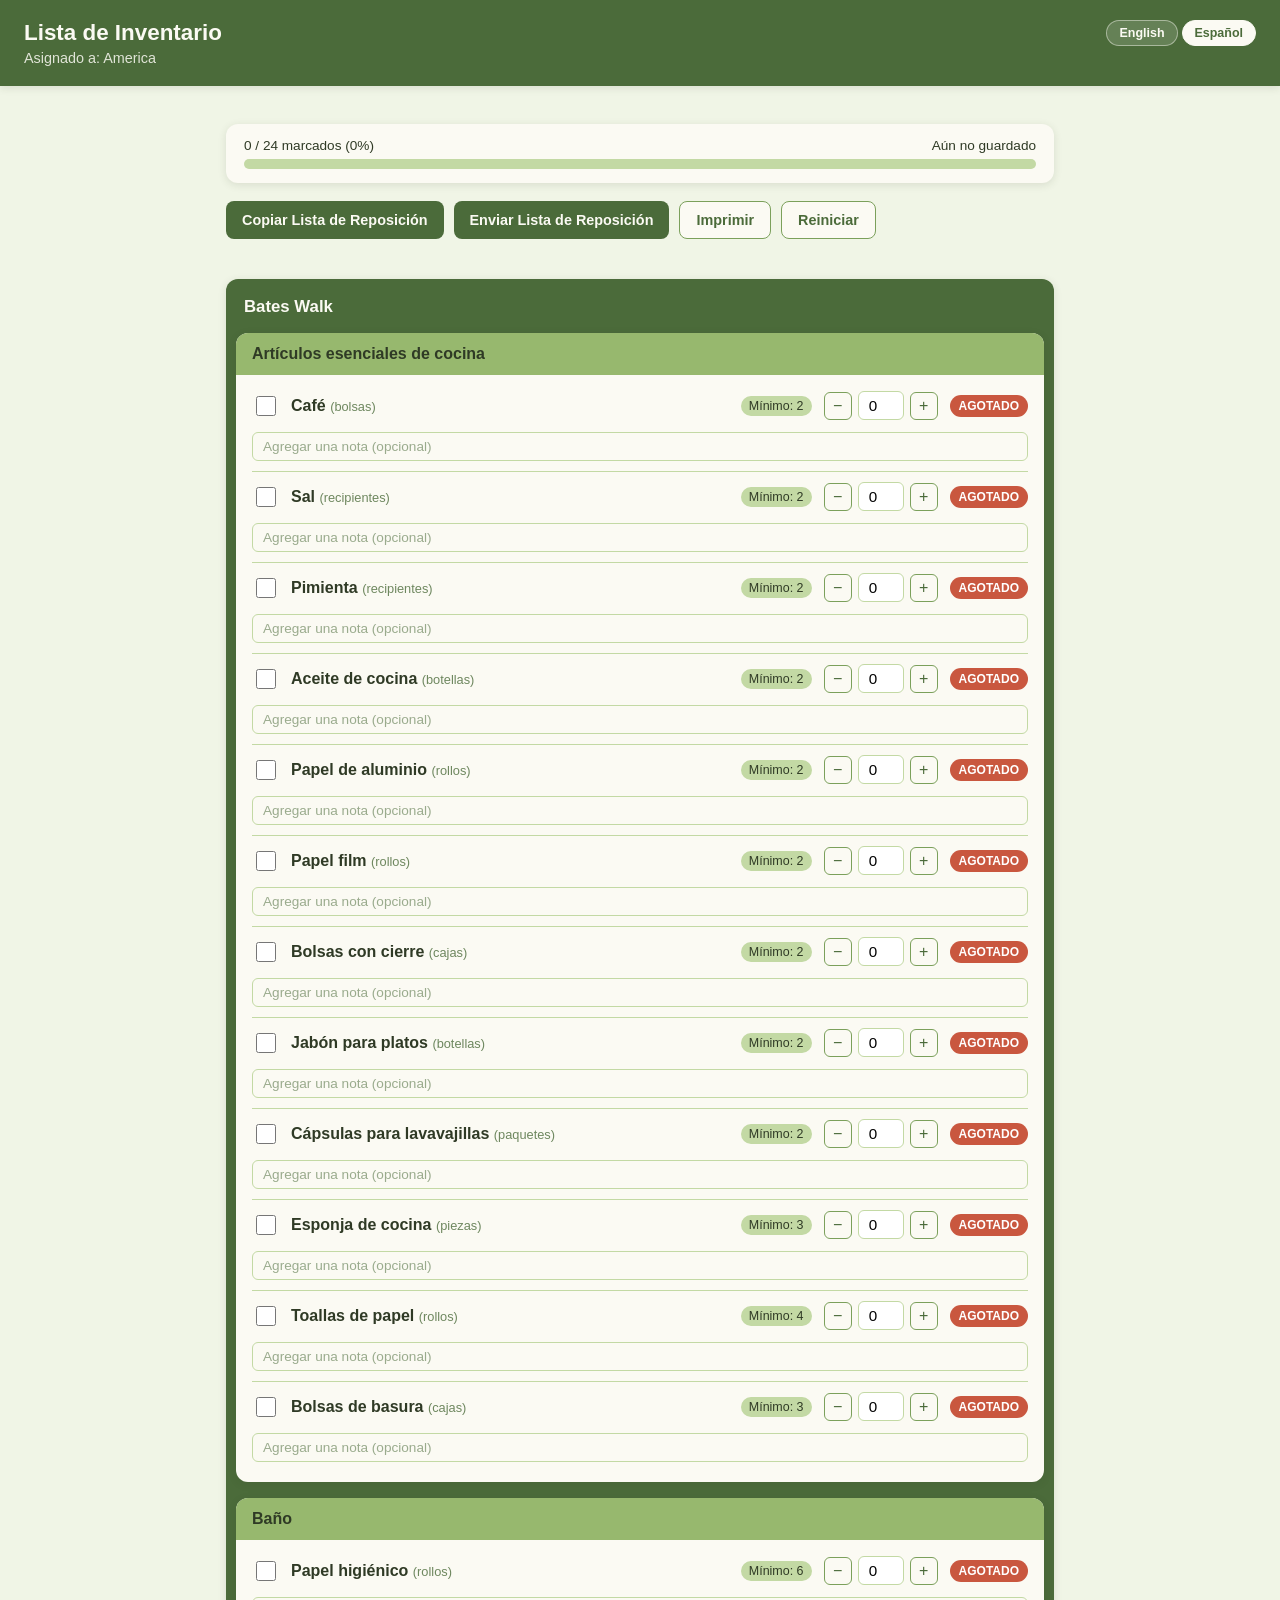
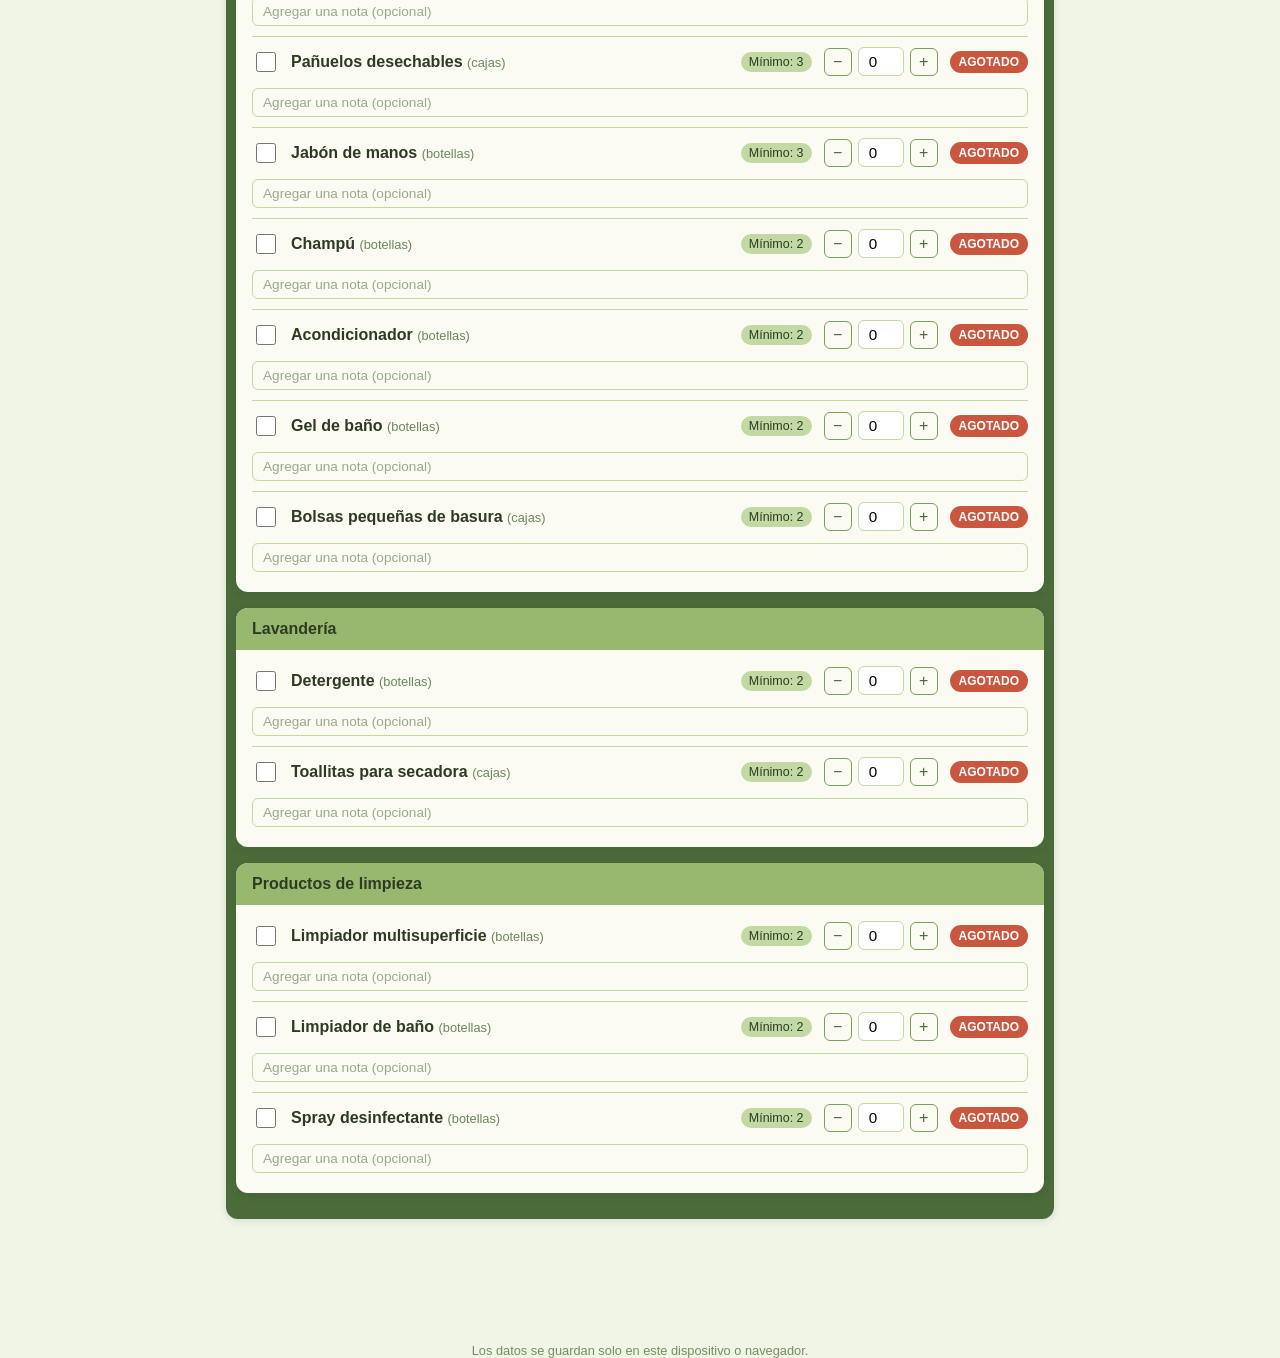
<file: america.html>
<!DOCTYPE html>
<html lang="es">
<head>
<meta charset="UTF-8" />
<meta name="viewport" content="width=device-width, initial-scale=1.0" />
<title>Inventory Checklist — America</title>
<link rel="stylesheet" href="assets/style.css" />
</head>
<body>
  <script>
    window.CLEANER_ID = "america";
    window.CLEANER_NAME = "America";
    window.CLEANER_PROPERTIES = [
      "Bates Walk"
    ];
  </script>

  <div class="topbar">
    <div class="topbar-text">
      <h1 id="page-heading">Inventory Checklist</h1>
      <p class="subtitle"><span id="assigned-to-label">Assigned to:</span> <span id="cleaner-name"></span></p>
    </div>
    <div class="lang-toggle" role="group" aria-label="Language / Idioma">
      <button type="button" class="lang-btn" id="lang-en-btn">English</button>
      <button type="button" class="lang-btn" id="lang-es-btn">Español</button>
    </div>
  </div>

  <div class="container">
    <div class="progress-wrap">
      <div class="progress-label">
        <span id="progress-label-text">0 / 0 checked</span>
        <span id="last-saved"></span>
      </div>
      <div class="progress-bar-bg">
        <div class="progress-bar-fill" id="progress-fill"></div>
      </div>
    </div>

    <div class="actions">
      <button class="btn btn-primary" id="copy-btn">Copy Restock List</button>
      <button class="btn btn-primary" id="submit-btn">Submit Restock List</button>
      <button class="btn btn-secondary" id="print-btn">Print</button>
      <button class="btn btn-secondary" id="reset-btn">Reset</button>
    </div>
    <div id="submit-status" class="submit-status"></div>

    <div id="checklist-root"></div>
  </div>

  <footer class="note" data-i18n>Data is saved only on this device/browser.</footer>

  <div class="copy-modal-overlay" id="copy-modal-overlay">
    <div class="copy-modal">
      <h3 id="modal-title">Restock List</h3>
      <p id="modal-subtitle">Copied to clipboard. Paste this into a text or email to your manager.</p>
      <textarea id="copy-textarea" readonly></textarea>
      <div class="actions">
        <button class="btn btn-primary" id="close-modal-btn">Close</button>
      </div>
    </div>
  </div>

  <script src="assets/items.js"></script>
  <script src="assets/par-overrides.js"></script>
  <script src="assets/i18n.js"></script>
  <script src="assets/app.js"></script>
  <script>initChecklist();</script>
</body>
</html>
</file>
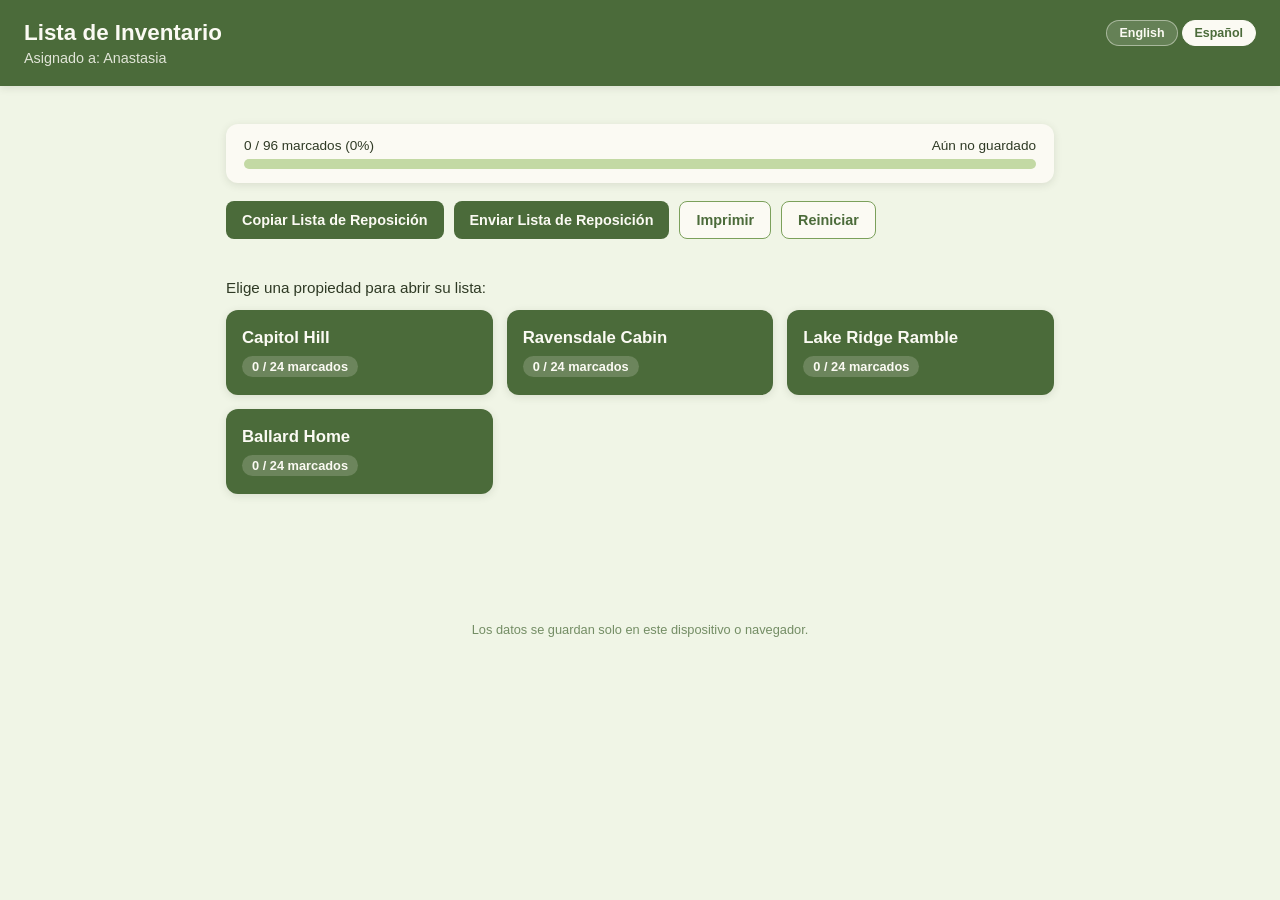
<file: anastasia.html>
<!DOCTYPE html>
<html lang="es">
<head>
<meta charset="UTF-8" />
<meta name="viewport" content="width=device-width, initial-scale=1.0" />
<title>Inventory Checklist — Anastasia</title>
<link rel="stylesheet" href="assets/style.css" />
</head>
<body>
  <script>
    window.CLEANER_ID = "anastasia";
    window.CLEANER_NAME = "Anastasia";
    window.CLEANER_PROPERTIES = [
      "Capitol Hill",
      "Ravensdale Cabin",
      "Lake Ridge Ramble",
      "Ballard Home"
    ];
  </script>

  <div class="topbar">
    <div class="topbar-text">
      <h1 id="page-heading">Inventory Checklist</h1>
      <p class="subtitle"><span id="assigned-to-label">Assigned to:</span> <span id="cleaner-name"></span></p>
    </div>
    <div class="lang-toggle" role="group" aria-label="Language / Idioma">
      <button type="button" class="lang-btn" id="lang-en-btn">English</button>
      <button type="button" class="lang-btn" id="lang-es-btn">Español</button>
    </div>
  </div>

  <div class="container">
    <div class="progress-wrap">
      <div class="progress-label">
        <span id="progress-label-text">0 / 0 checked</span>
        <span id="last-saved"></span>
      </div>
      <div class="progress-bar-bg">
        <div class="progress-bar-fill" id="progress-fill"></div>
      </div>
    </div>

    <div class="actions">
      <button class="btn btn-primary" id="copy-btn">Copy Restock List</button>
      <button class="btn btn-primary" id="submit-btn">Submit Restock List</button>
      <button class="btn btn-secondary" id="print-btn">Print</button>
      <button class="btn btn-secondary" id="reset-btn">Reset</button>
    </div>
    <div id="submit-status" class="submit-status"></div>

    <div id="checklist-root"></div>
  </div>

  <footer class="note" data-i18n>Data is saved only on this device/browser.</footer>

  <div class="copy-modal-overlay" id="copy-modal-overlay">
    <div class="copy-modal">
      <h3 id="modal-title">Restock List</h3>
      <p id="modal-subtitle">Copied to clipboard. Paste this into a text or email to your manager.</p>
      <textarea id="copy-textarea" readonly></textarea>
      <div class="actions">
        <button class="btn btn-primary" id="close-modal-btn">Close</button>
      </div>
    </div>
  </div>

  <script src="assets/items.js"></script>
  <script src="assets/par-overrides.js"></script>
  <script src="assets/i18n.js"></script>
  <script src="assets/app.js"></script>
  <script>initChecklist();</script>
</body>
</html>
</file>
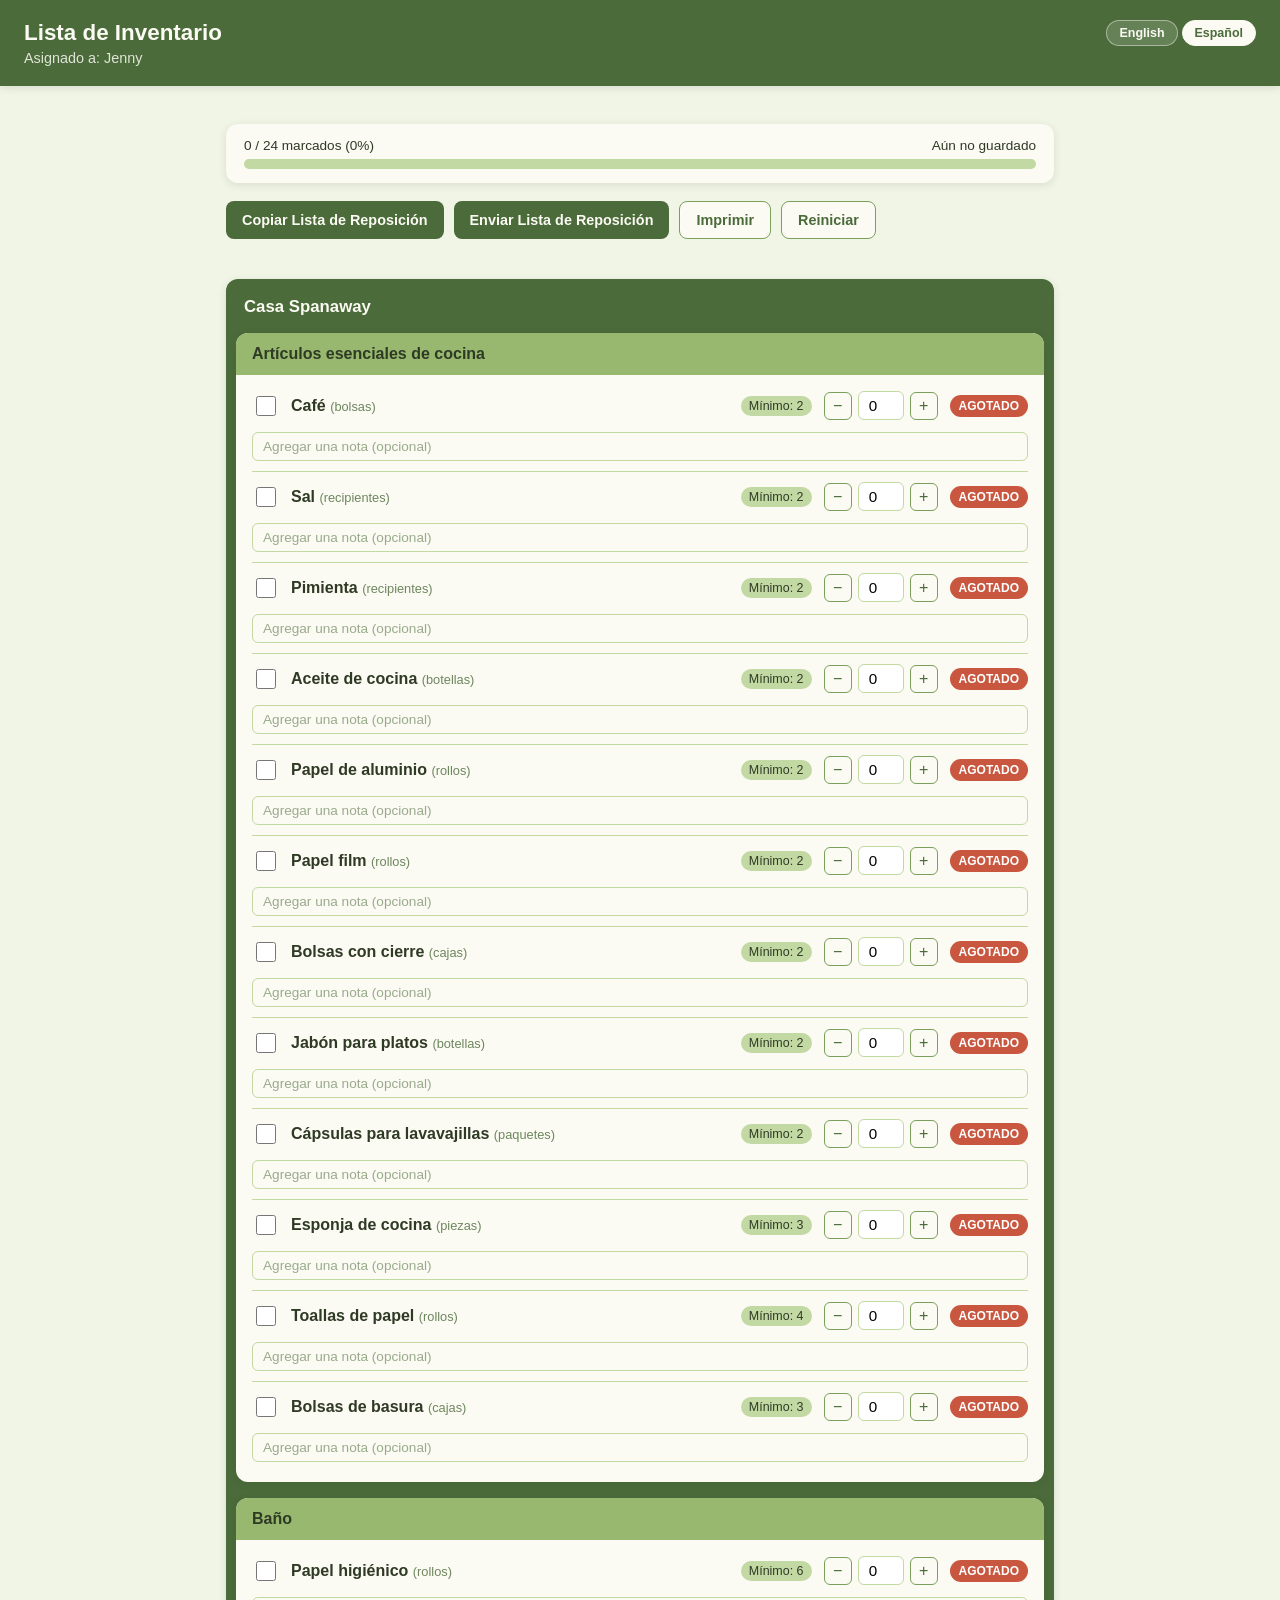
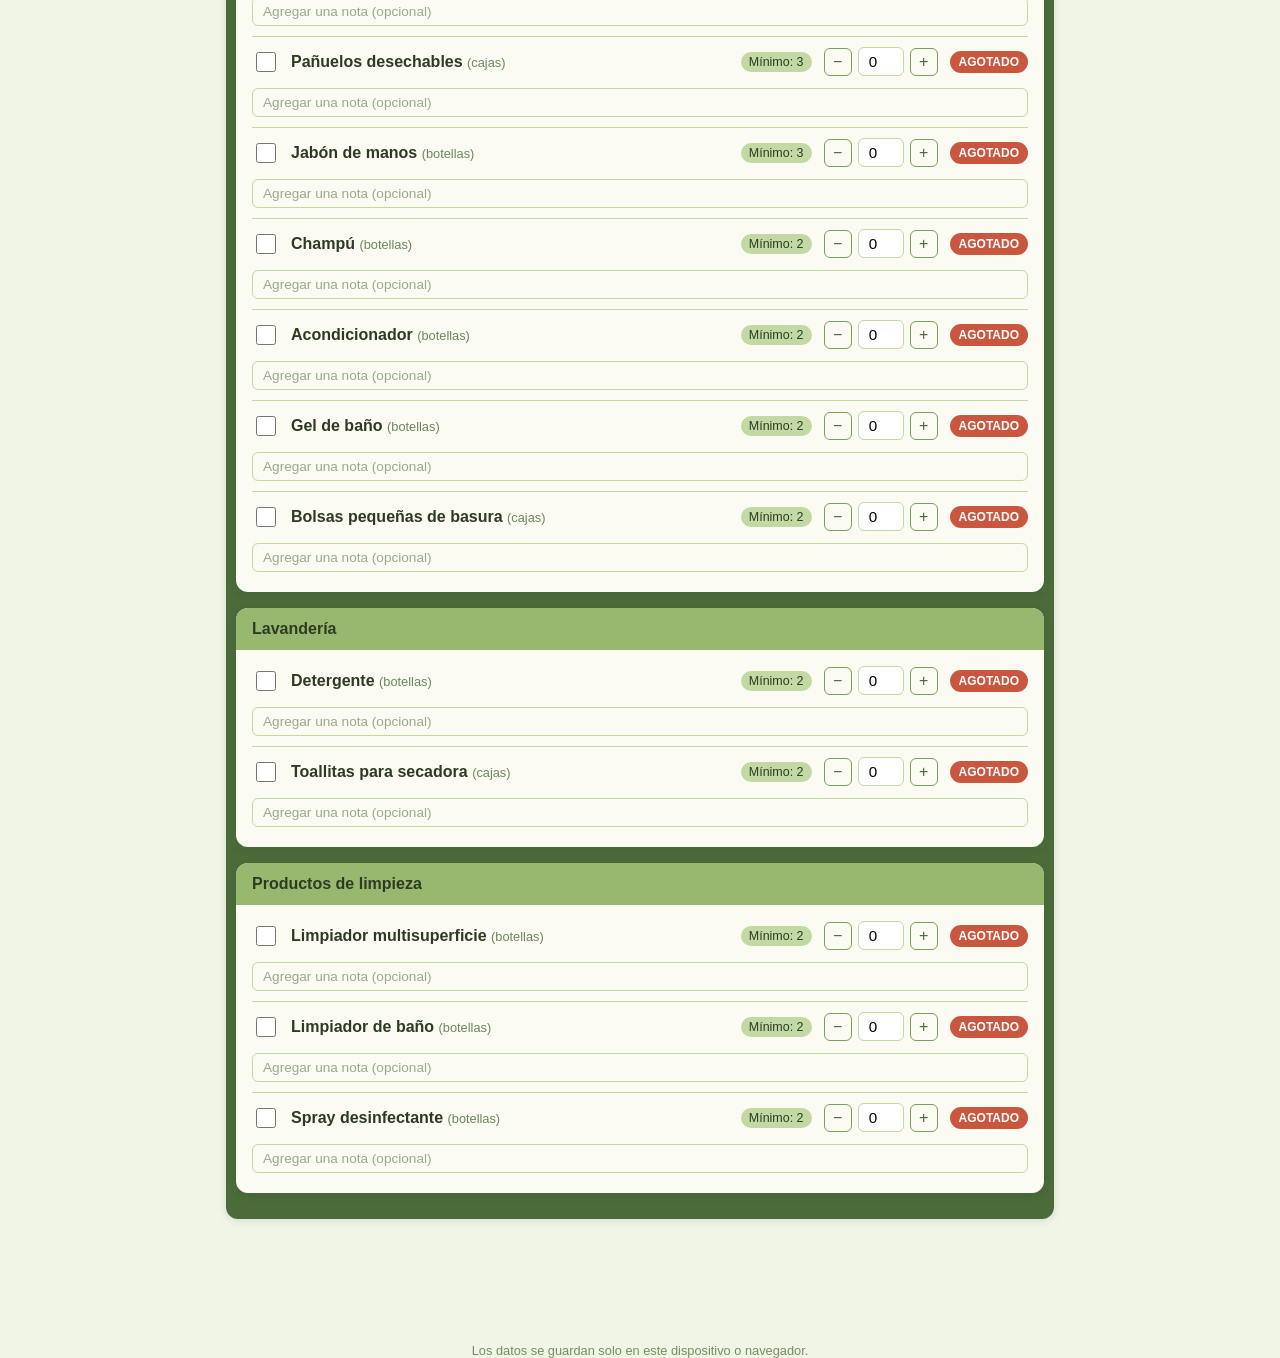
<file: jenny.html>
<!DOCTYPE html>
<html lang="es">
<head>
<meta charset="UTF-8" />
<meta name="viewport" content="width=device-width, initial-scale=1.0" />
<title>Inventory Checklist — Jenny</title>
<link rel="stylesheet" href="assets/style.css" />
</head>
<body>
  <script>
    window.CLEANER_ID = "jenny";
    window.CLEANER_NAME = "Jenny";
    window.CLEANER_PROPERTIES = [
      "Casa Spanaway"
    ];
  </script>

  <div class="topbar">
    <div class="topbar-text">
      <h1 id="page-heading">Inventory Checklist</h1>
      <p class="subtitle"><span id="assigned-to-label">Assigned to:</span> <span id="cleaner-name"></span></p>
    </div>
    <div class="lang-toggle" role="group" aria-label="Language / Idioma">
      <button type="button" class="lang-btn" id="lang-en-btn">English</button>
      <button type="button" class="lang-btn" id="lang-es-btn">Español</button>
    </div>
  </div>

  <div class="container">
    <div class="progress-wrap">
      <div class="progress-label">
        <span id="progress-label-text">0 / 0 checked</span>
        <span id="last-saved"></span>
      </div>
      <div class="progress-bar-bg">
        <div class="progress-bar-fill" id="progress-fill"></div>
      </div>
    </div>

    <div class="actions">
      <button class="btn btn-primary" id="copy-btn">Copy Restock List</button>
      <button class="btn btn-primary" id="submit-btn">Submit Restock List</button>
      <button class="btn btn-secondary" id="print-btn">Print</button>
      <button class="btn btn-secondary" id="reset-btn">Reset</button>
    </div>
    <div id="submit-status" class="submit-status"></div>

    <div id="checklist-root"></div>
  </div>

  <footer class="note" data-i18n>Data is saved only on this device/browser.</footer>

  <div class="copy-modal-overlay" id="copy-modal-overlay">
    <div class="copy-modal">
      <h3 id="modal-title">Restock List</h3>
      <p id="modal-subtitle">Copied to clipboard. Paste this into a text or email to your manager.</p>
      <textarea id="copy-textarea" readonly></textarea>
      <div class="actions">
        <button class="btn btn-primary" id="close-modal-btn">Close</button>
      </div>
    </div>
  </div>

  <script src="assets/items.js"></script>
  <script src="assets/par-overrides.js"></script>
  <script src="assets/i18n.js"></script>
  <script src="assets/app.js"></script>
  <script>initChecklist();</script>
</body>
</html>
</file>
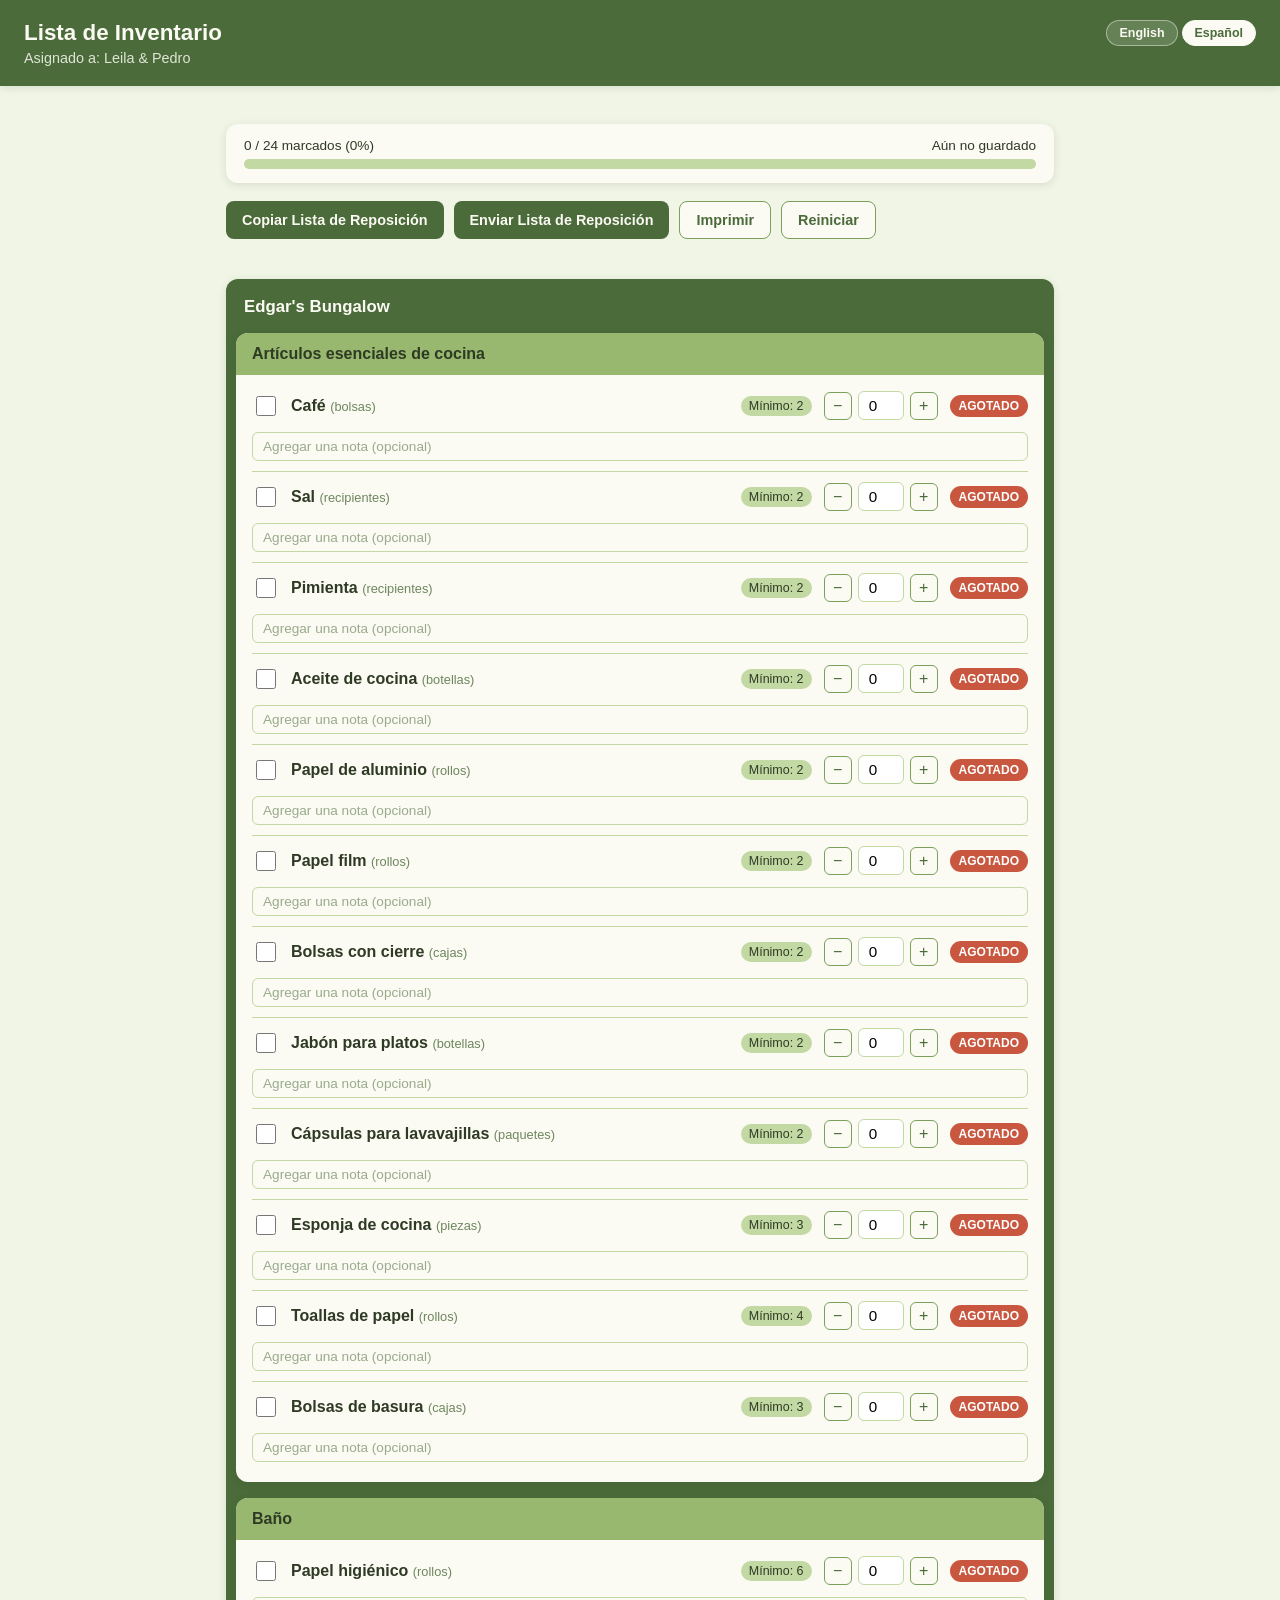
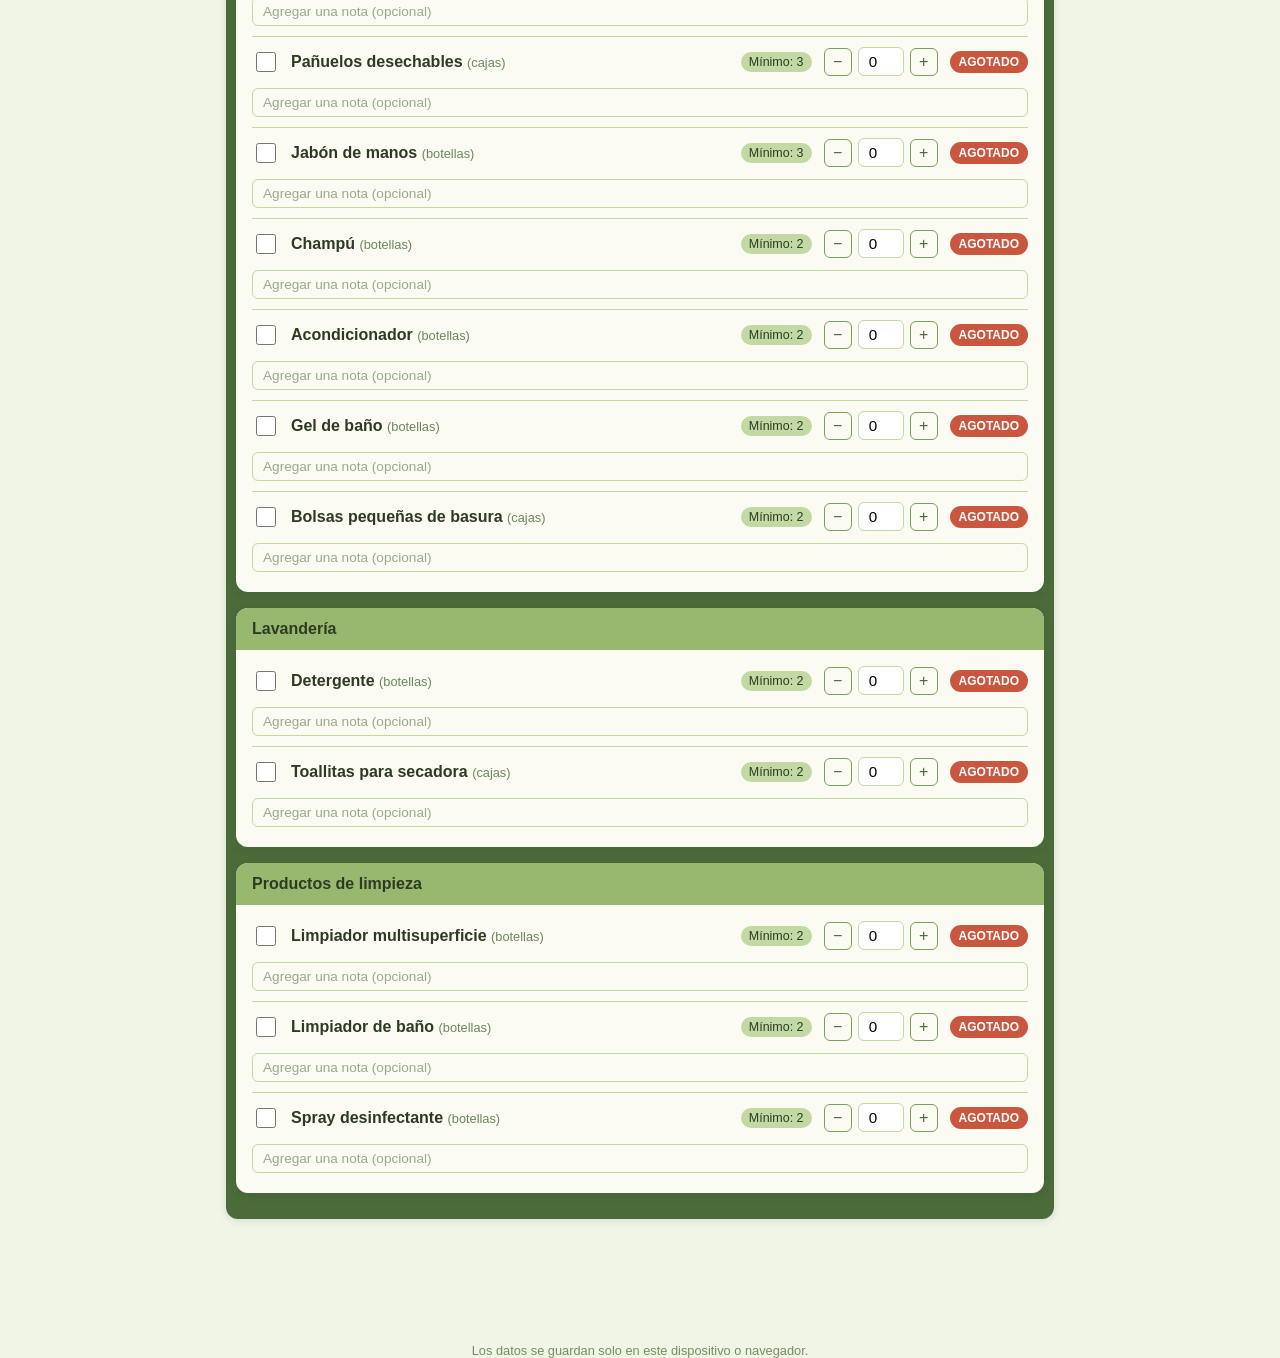
<file: leila-pedro.html>
<!DOCTYPE html>
<html lang="es">
<head>
<meta charset="UTF-8" />
<meta name="viewport" content="width=device-width, initial-scale=1.0" />
<title>Inventory Checklist — Leila & Pedro</title>
<link rel="stylesheet" href="assets/style.css" />
</head>
<body>
  <script>
    window.CLEANER_ID = "leila-pedro";
    window.CLEANER_NAME = "Leila & Pedro";
    window.CLEANER_PROPERTIES = [
      "Edgar's Bungalow"
    ];
  </script>

  <div class="topbar">
    <div class="topbar-text">
      <h1 id="page-heading">Inventory Checklist</h1>
      <p class="subtitle"><span id="assigned-to-label">Assigned to:</span> <span id="cleaner-name"></span></p>
    </div>
    <div class="lang-toggle" role="group" aria-label="Language / Idioma">
      <button type="button" class="lang-btn" id="lang-en-btn">English</button>
      <button type="button" class="lang-btn" id="lang-es-btn">Español</button>
    </div>
  </div>

  <div class="container">
    <div class="progress-wrap">
      <div class="progress-label">
        <span id="progress-label-text">0 / 0 checked</span>
        <span id="last-saved"></span>
      </div>
      <div class="progress-bar-bg">
        <div class="progress-bar-fill" id="progress-fill"></div>
      </div>
    </div>

    <div class="actions">
      <button class="btn btn-primary" id="copy-btn">Copy Restock List</button>
      <button class="btn btn-primary" id="submit-btn">Submit Restock List</button>
      <button class="btn btn-secondary" id="print-btn">Print</button>
      <button class="btn btn-secondary" id="reset-btn">Reset</button>
    </div>
    <div id="submit-status" class="submit-status"></div>

    <div id="checklist-root"></div>
  </div>

  <footer class="note" data-i18n>Data is saved only on this device/browser.</footer>

  <div class="copy-modal-overlay" id="copy-modal-overlay">
    <div class="copy-modal">
      <h3 id="modal-title">Restock List</h3>
      <p id="modal-subtitle">Copied to clipboard. Paste this into a text or email to your manager.</p>
      <textarea id="copy-textarea" readonly></textarea>
      <div class="actions">
        <button class="btn btn-primary" id="close-modal-btn">Close</button>
      </div>
    </div>
  </div>

  <script src="assets/items.js"></script>
  <script src="assets/par-overrides.js"></script>
  <script src="assets/i18n.js"></script>
  <script src="assets/app.js"></script>
  <script>initChecklist();</script>
</body>
</html>
</file>
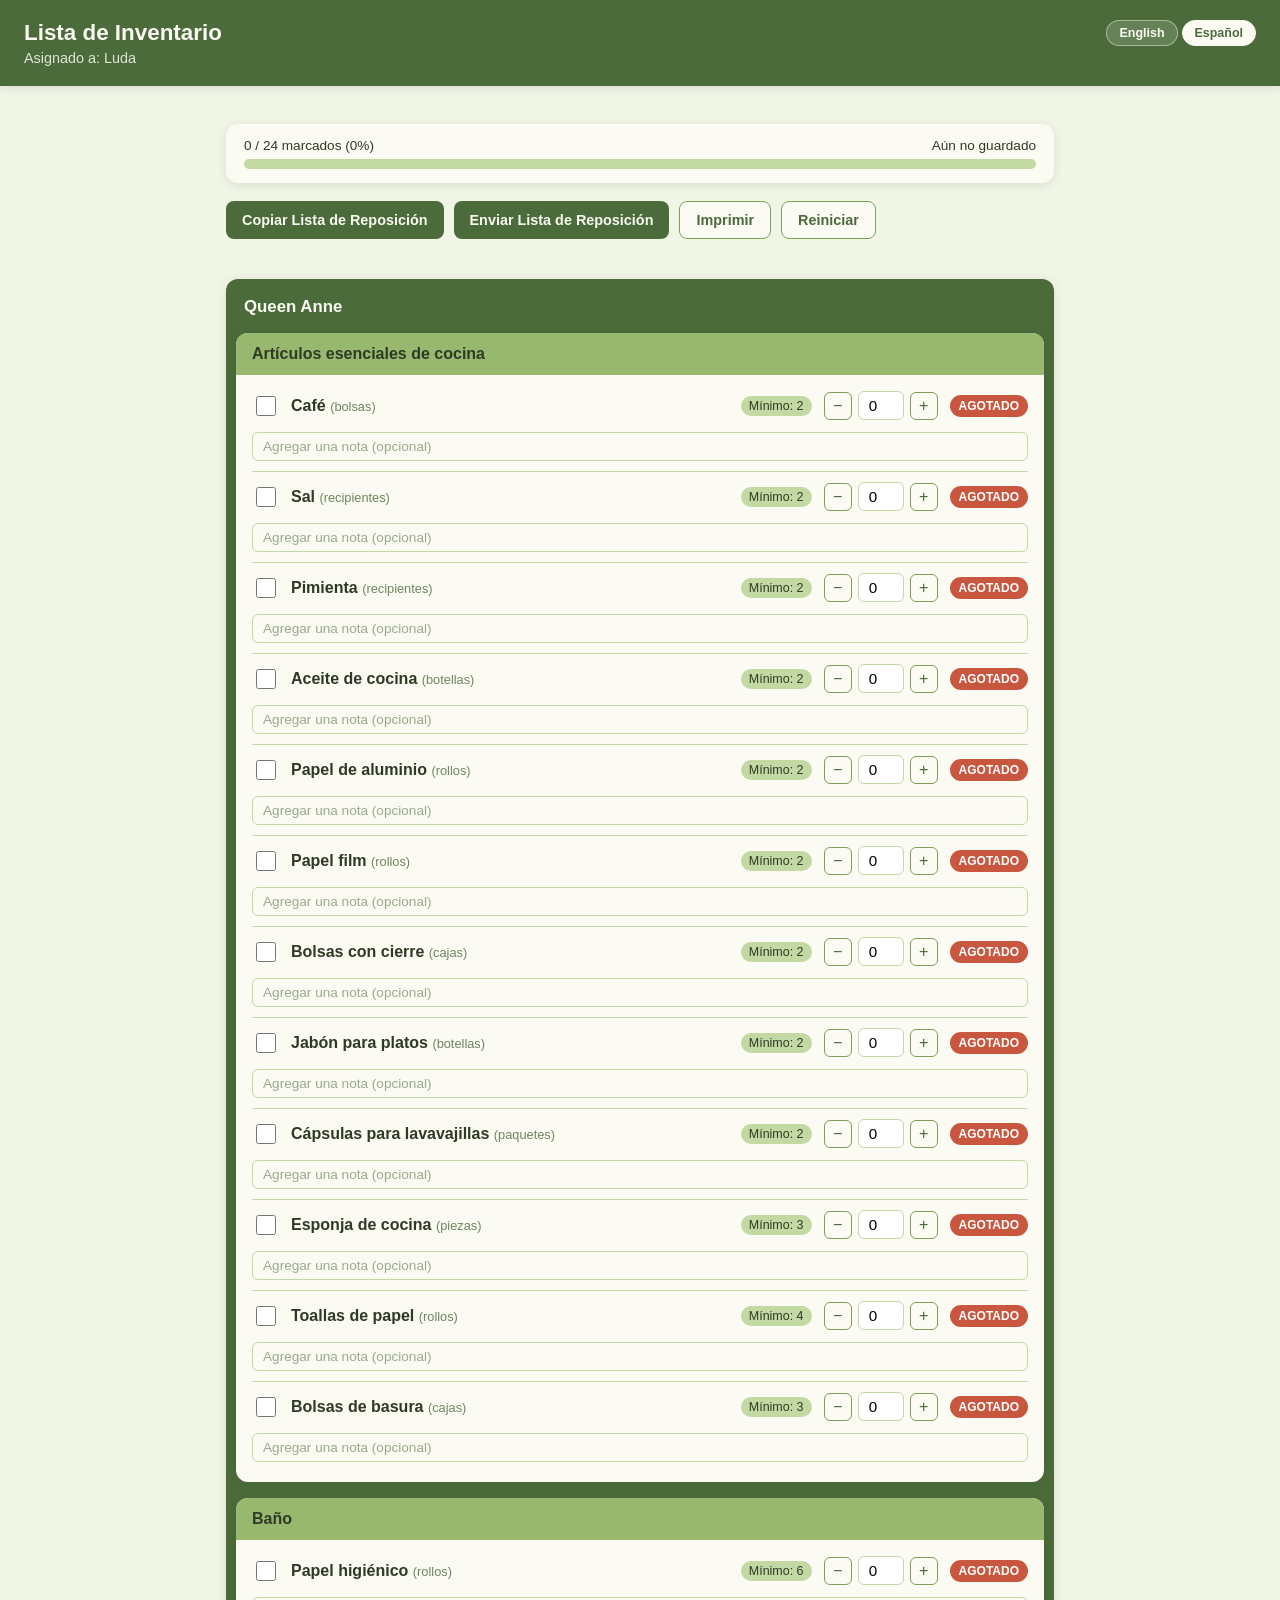
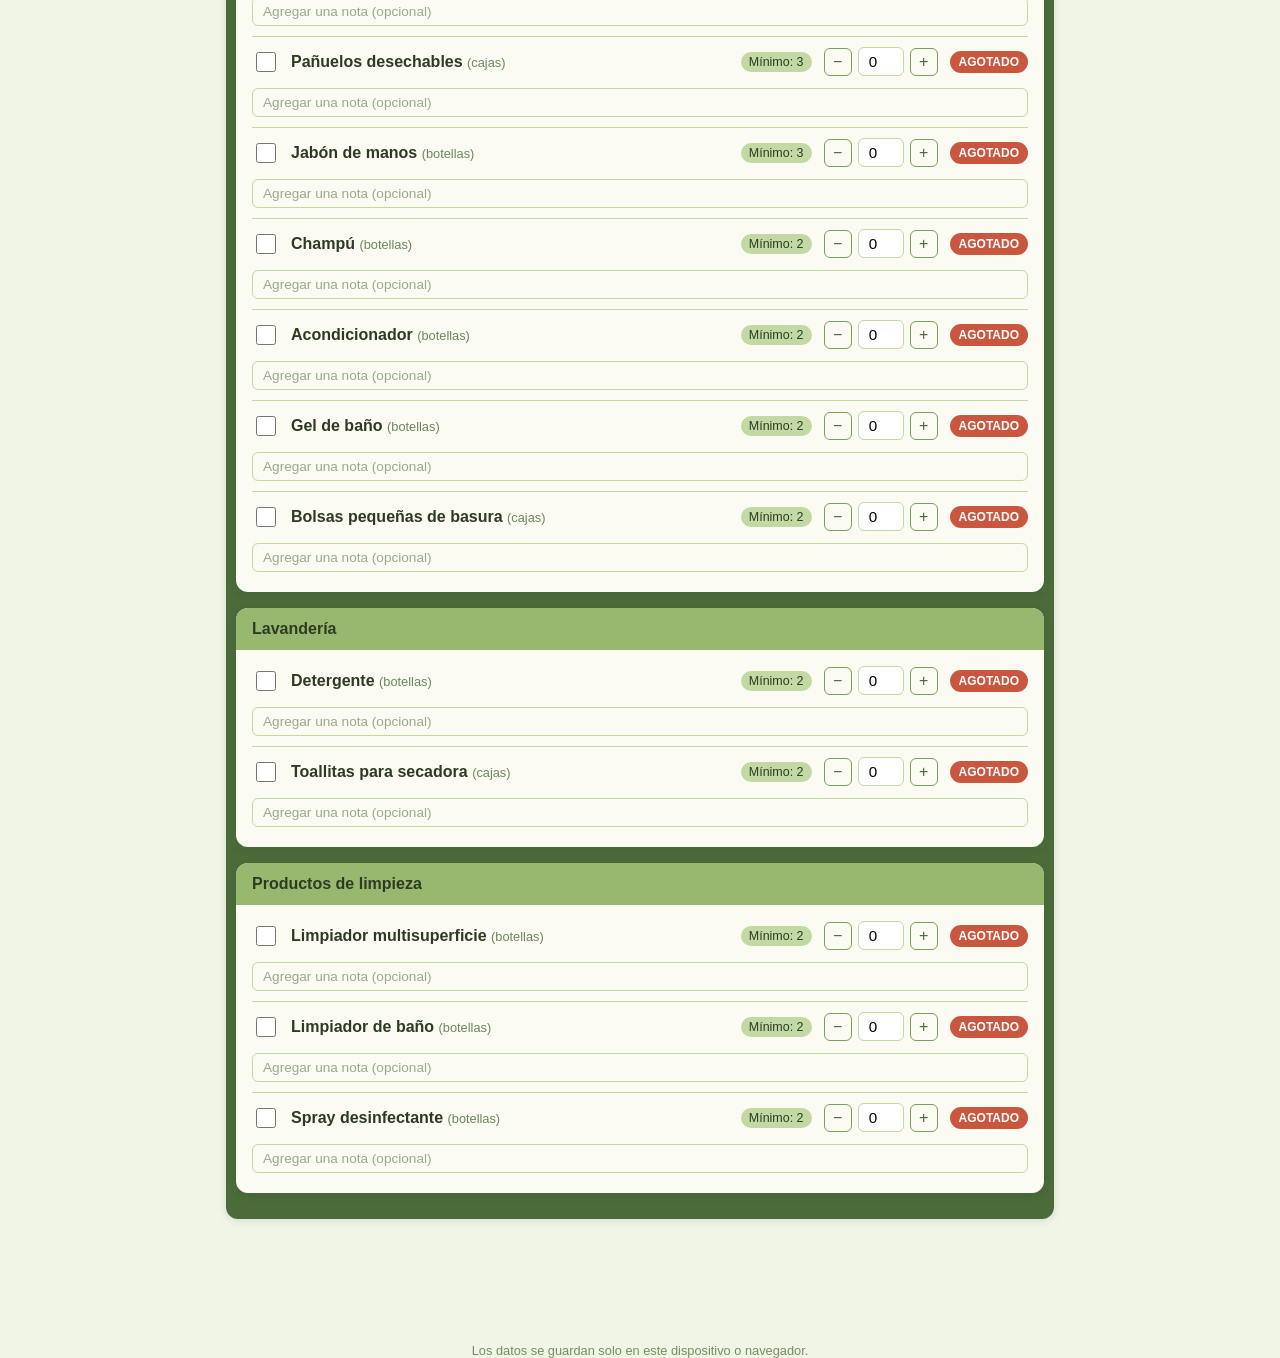
<file: luda.html>
<!DOCTYPE html>
<html lang="es">
<head>
<meta charset="UTF-8" />
<meta name="viewport" content="width=device-width, initial-scale=1.0" />
<title>Inventory Checklist — Luda</title>
<link rel="stylesheet" href="assets/style.css" />
</head>
<body>
  <script>
    window.CLEANER_ID = "luda";
    window.CLEANER_NAME = "Luda";
    window.CLEANER_PROPERTIES = [
      "Queen Anne"
    ];
  </script>

  <div class="topbar">
    <div class="topbar-text">
      <h1 id="page-heading">Inventory Checklist</h1>
      <p class="subtitle"><span id="assigned-to-label">Assigned to:</span> <span id="cleaner-name"></span></p>
    </div>
    <div class="lang-toggle" role="group" aria-label="Language / Idioma">
      <button type="button" class="lang-btn" id="lang-en-btn">English</button>
      <button type="button" class="lang-btn" id="lang-es-btn">Español</button>
    </div>
  </div>

  <div class="container">
    <div class="progress-wrap">
      <div class="progress-label">
        <span id="progress-label-text">0 / 0 checked</span>
        <span id="last-saved"></span>
      </div>
      <div class="progress-bar-bg">
        <div class="progress-bar-fill" id="progress-fill"></div>
      </div>
    </div>

    <div class="actions">
      <button class="btn btn-primary" id="copy-btn">Copy Restock List</button>
      <button class="btn btn-primary" id="submit-btn">Submit Restock List</button>
      <button class="btn btn-secondary" id="print-btn">Print</button>
      <button class="btn btn-secondary" id="reset-btn">Reset</button>
    </div>
    <div id="submit-status" class="submit-status"></div>

    <div id="checklist-root"></div>
  </div>

  <footer class="note" data-i18n>Data is saved only on this device/browser.</footer>

  <div class="copy-modal-overlay" id="copy-modal-overlay">
    <div class="copy-modal">
      <h3 id="modal-title">Restock List</h3>
      <p id="modal-subtitle">Copied to clipboard. Paste this into a text or email to your manager.</p>
      <textarea id="copy-textarea" readonly></textarea>
      <div class="actions">
        <button class="btn btn-primary" id="close-modal-btn">Close</button>
      </div>
    </div>
  </div>

  <script src="assets/items.js"></script>
  <script src="assets/par-overrides.js"></script>
  <script src="assets/i18n.js"></script>
  <script src="assets/app.js"></script>
  <script>initChecklist();</script>
</body>
</html>
</file>
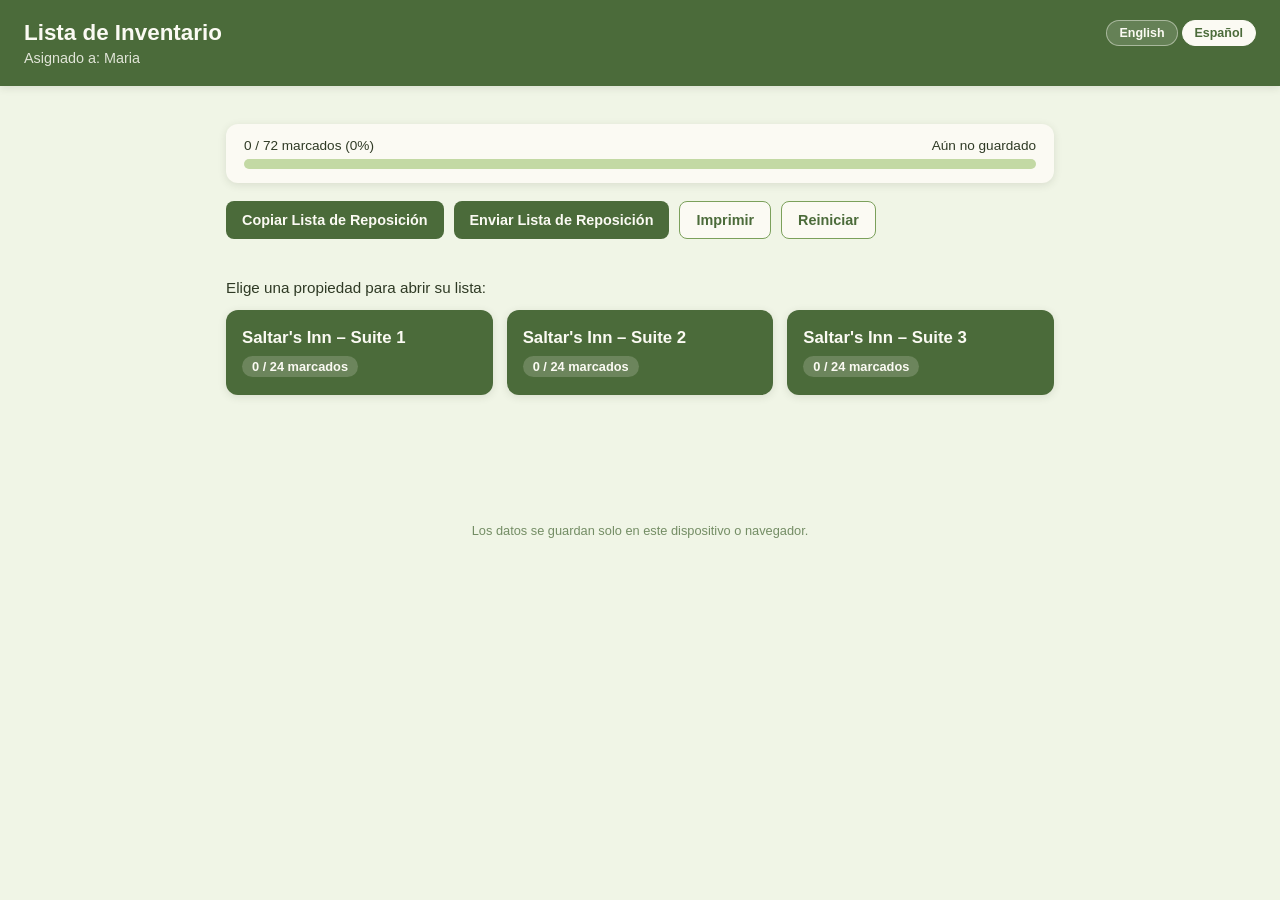
<file: maria.html>
<!DOCTYPE html>
<html lang="es">
<head>
<meta charset="UTF-8" />
<meta name="viewport" content="width=device-width, initial-scale=1.0" />
<title>Inventory Checklist — Maria</title>
<link rel="stylesheet" href="assets/style.css" />
</head>
<body>
  <script>
    window.CLEANER_ID = "maria";
    window.CLEANER_NAME = "Maria";
    window.CLEANER_PROPERTIES = [
      "Saltar's Inn – Suite 1",
      "Saltar's Inn – Suite 2",
      "Saltar's Inn – Suite 3"
    ];
  </script>

  <div class="topbar">
    <div class="topbar-text">
      <h1 id="page-heading">Inventory Checklist</h1>
      <p class="subtitle"><span id="assigned-to-label">Assigned to:</span> <span id="cleaner-name"></span></p>
    </div>
    <div class="lang-toggle" role="group" aria-label="Language / Idioma">
      <button type="button" class="lang-btn" id="lang-en-btn">English</button>
      <button type="button" class="lang-btn" id="lang-es-btn">Español</button>
    </div>
  </div>

  <div class="container">
    <div class="progress-wrap">
      <div class="progress-label">
        <span id="progress-label-text">0 / 0 checked</span>
        <span id="last-saved"></span>
      </div>
      <div class="progress-bar-bg">
        <div class="progress-bar-fill" id="progress-fill"></div>
      </div>
    </div>

    <div class="actions">
      <button class="btn btn-primary" id="copy-btn">Copy Restock List</button>
      <button class="btn btn-primary" id="submit-btn">Submit Restock List</button>
      <button class="btn btn-secondary" id="print-btn">Print</button>
      <button class="btn btn-secondary" id="reset-btn">Reset</button>
    </div>
    <div id="submit-status" class="submit-status"></div>

    <div id="checklist-root"></div>
  </div>

  <footer class="note" data-i18n>Data is saved only on this device/browser.</footer>

  <div class="copy-modal-overlay" id="copy-modal-overlay">
    <div class="copy-modal">
      <h3 id="modal-title">Restock List</h3>
      <p id="modal-subtitle">Copied to clipboard. Paste this into a text or email to your manager.</p>
      <textarea id="copy-textarea" readonly></textarea>
      <div class="actions">
        <button class="btn btn-primary" id="close-modal-btn">Close</button>
      </div>
    </div>
  </div>

  <script src="assets/items.js"></script>
  <script src="assets/par-overrides.js"></script>
  <script src="assets/i18n.js"></script>
  <script src="assets/app.js"></script>
  <script>initChecklist();</script>
</body>
</html>
</file>
<file: assets/style.css>
:root {
  --avocado-dark: #4b6b3a;
  --avocado: #7ba05b;
  --avocado-mid: #97b86e;
  --avocado-light: #c3d9a4;
  --avocado-pale: #f0f5e6;
  --pit-brown: #7a5230;
  --cream: #fbfaf3;
  --text-dark: #2f3a25;
  --status-ok: #6b9b3f;
  --status-low: #d99a2b;
  --status-out: #c9573f;
  --radius: 12px;
  --shadow: 0 2px 8px rgba(47, 58, 37, 0.12);
}

* { box-sizing: border-box; }

body {
  margin: 0;
  font-family: -apple-system, BlinkMacSystemFont, "Segoe UI", Roboto, Helvetica, Arial, sans-serif;
  background: var(--avocado-pale);
  color: var(--text-dark);
}

.topbar {
  background: var(--avocado-dark);
  color: var(--cream);
  padding: 20px 24px;
  box-shadow: var(--shadow);
  display: flex;
  justify-content: space-between;
  align-items: flex-start;
  gap: 12px;
  flex-wrap: wrap;
}

.topbar h1 {
  margin: 0 0 4px 0;
  font-size: 1.4rem;
}

.topbar .subtitle {
  margin: 0;
  font-size: 0.9rem;
  opacity: 0.85;
}

/* Language toggle, shown on the home page and every checklist page */
.lang-toggle {
  display: flex;
  gap: 4px;
  flex-shrink: 0;
}

.lang-btn {
  background: rgba(251, 250, 243, 0.15);
  border: 1.5px solid rgba(251, 250, 243, 0.45);
  color: var(--cream);
  font-size: 0.78rem;
  font-weight: 700;
  padding: 5px 12px;
  border-radius: 999px;
  cursor: pointer;
  font-family: inherit;
  transition: background 0.12s ease, color 0.12s ease;
}

.lang-btn:hover {
  background: rgba(251, 250, 243, 0.3);
}

.lang-btn.active {
  background: var(--cream);
  color: var(--avocado-dark);
  border-color: var(--cream);
}

.container {
  max-width: 860px;
  margin: 0 auto;
  padding: 20px 16px 80px;
}

/* Landing page */
.landing-grid {
  display: grid;
  grid-template-columns: repeat(auto-fit, minmax(180px, 1fr));
  gap: 14px;
  margin-top: 24px;
}

.cleaner-link {
  display: block;
  background: var(--avocado);
  color: var(--cream);
  text-decoration: none;
  text-align: center;
  padding: 22px 12px;
  border-radius: var(--radius);
  font-weight: 600;
  font-size: 1.05rem;
  box-shadow: var(--shadow);
  transition: transform 0.12s ease, background 0.12s ease;
}

.cleaner-link:hover {
  background: var(--avocado-dark);
  transform: translateY(-2px);
}

.instructions {
  background: var(--cream);
  border-left: 4px solid var(--avocado);
  border-radius: 8px;
  padding: 14px 18px;
  margin-top: 24px;
  font-size: 0.92rem;
  line-height: 1.5;
}

/* Progress bar */
.progress-wrap {
  background: var(--cream);
  border-radius: var(--radius);
  padding: 14px 18px;
  margin: 18px 0;
  box-shadow: var(--shadow);
}

.progress-label {
  display: flex;
  justify-content: space-between;
  font-size: 0.85rem;
  margin-bottom: 6px;
  color: var(--text-dark);
}

.progress-bar-bg {
  background: var(--avocado-light);
  border-radius: 20px;
  height: 10px;
  overflow: hidden;
}

.progress-bar-fill {
  background: var(--avocado-dark);
  height: 100%;
  width: 0%;
  transition: width 0.2s ease;
}

/* Action buttons */
.actions {
  display: flex;
  flex-wrap: wrap;
  gap: 10px;
  margin: 16px 0;
}

.btn {
  border: none;
  border-radius: 8px;
  padding: 10px 16px;
  font-size: 0.9rem;
  font-weight: 600;
  cursor: pointer;
  transition: background 0.12s ease;
}

.btn-primary {
  background: var(--avocado-dark);
  color: var(--cream);
}
.btn-primary:hover { background: var(--pit-brown); }

.btn-secondary {
  background: var(--cream);
  color: var(--avocado-dark);
  border: 1.5px solid var(--avocado);
}
.btn-secondary:hover { background: var(--avocado-light); }

.submit-status {
  font-size: 0.85rem;
  min-height: 1.2em;
  margin: -6px 0 14px;
}
.submit-status.success { color: var(--status-ok); font-weight: 600; }
.submit-status.error { color: var(--status-out); font-weight: 600; }

/* Listing picker (shown when a cleaner covers more than one property) */
.picker-intro {
  margin: 0 0 4px;
  font-size: 0.95rem;
}

.listing-grid {
  display: grid;
  grid-template-columns: repeat(auto-fit, minmax(200px, 1fr));
  gap: 14px;
  margin: 14px 0 24px;
}

.listing-card {
  display: flex;
  flex-direction: column;
  gap: 8px;
  background: var(--avocado-dark);
  color: var(--cream);
  text-decoration: none;
  padding: 18px 16px;
  border-radius: var(--radius);
  box-shadow: var(--shadow);
  transition: transform 0.12s ease, background 0.12s ease;
}

.listing-card:hover {
  background: var(--pit-brown);
  transform: translateY(-2px);
}

.listing-card-name {
  font-weight: 700;
  font-size: 1.05rem;
}

.listing-card-progress {
  align-self: flex-start;
  font-weight: 600;
  font-size: 0.8rem;
  padding: 3px 10px;
  border-radius: 20px;
  background: rgba(251, 250, 243, 0.18);
}

.listing-card-progress.listing-card-ok { background: var(--status-ok); }
.listing-card-progress.listing-card-partial { background: var(--status-low); }
.listing-card-progress.listing-card-none { background: rgba(251, 250, 243, 0.18); }

/* Back link (shown when viewing a single listing after the picker) */
.back-link {
  display: inline-block;
  color: var(--avocado-dark);
  font-weight: 600;
  text-decoration: none;
  margin-bottom: 14px;
}
.back-link:hover { text-decoration: underline; }

/* Property sections (one per property a cleaner covers) */
.property-section {
  background: var(--avocado-dark);
  border-radius: var(--radius);
  margin-bottom: 20px;
  padding: 6px;
  box-shadow: var(--shadow);
}

.property-header {
  color: var(--cream);
  padding: 12px 12px;
  font-weight: 700;
  font-size: 1.05rem;
  display: flex;
  justify-content: space-between;
  align-items: center;
  cursor: pointer;
  user-select: none;
}

.property-header.property-header-static {
  cursor: default;
}

.property-header .prop-progress {
  font-weight: 500;
  font-size: 0.85rem;
  background: rgba(251, 250, 243, 0.18);
  padding: 3px 10px;
  border-radius: 20px;
}

.property-body {
  padding: 4px;
}

/* Category sections */
.category {
  background: var(--cream);
  border-radius: var(--radius);
  margin-bottom: 16px;
  box-shadow: var(--shadow);
  overflow: hidden;
}

.category-header {
  background: var(--avocado-mid);
  color: var(--text-dark);
  padding: 12px 16px;
  font-weight: 700;
  display: flex;
  justify-content: space-between;
  align-items: center;
  cursor: pointer;
  user-select: none;
}

.category-header .count {
  font-weight: 500;
  font-size: 0.85rem;
  opacity: 0.85;
}

.category-body {
  padding: 6px 16px 10px;
}

.item-row {
  display: flex;
  align-items: center;
  gap: 12px;
  padding: 10px 0;
  border-bottom: 1px solid var(--avocado-light);
  flex-wrap: wrap;
}

.item-row:last-child { border-bottom: none; }

.comment-input {
  flex: 1 1 100%;
  order: 5;
  border: 1.5px solid var(--avocado-light);
  border-radius: 6px;
  padding: 6px 10px;
  font-size: 0.85rem;
  font-family: inherit;
  color: var(--text-dark);
  background: var(--cream);
}
.comment-input:focus {
  outline: none;
  border-color: var(--avocado);
}
.comment-input::placeholder {
  color: var(--avocado-dark);
  opacity: 0.55;
}

.item-check {
  width: 20px;
  height: 20px;
  accent-color: var(--avocado-dark);
  flex-shrink: 0;
}

.item-name {
  flex: 1 1 160px;
  font-weight: 600;
  min-width: 140px;
}

.item-name .unit {
  font-weight: 400;
  font-size: 0.8rem;
  color: var(--avocado-dark);
  opacity: 0.8;
}

.par-badge {
  font-size: 0.78rem;
  background: var(--avocado-light);
  color: var(--text-dark);
  padding: 3px 8px;
  border-radius: 20px;
  white-space: nowrap;
}

.qty-control {
  display: flex;
  align-items: center;
  gap: 6px;
}

.qty-btn {
  width: 28px;
  height: 28px;
  border-radius: 6px;
  border: 1.5px solid var(--avocado);
  background: var(--cream);
  color: var(--avocado-dark);
  font-size: 1rem;
  cursor: pointer;
  line-height: 1;
}
.qty-btn:hover { background: var(--avocado-light); }

.qty-input {
  width: 46px;
  text-align: center;
  border: 1.5px solid var(--avocado-light);
  border-radius: 6px;
  padding: 5px 2px;
  font-size: 0.95rem;
}

.status-tag {
  font-size: 0.75rem;
  font-weight: 700;
  padding: 4px 9px;
  border-radius: 20px;
  color: #fff;
  white-space: nowrap;
}

.status-ok { background: var(--status-ok); }
.status-low { background: var(--status-low); }
.status-out { background: var(--status-out); }

footer.note {
  text-align: center;
  font-size: 0.8rem;
  color: var(--avocado-dark);
  margin-top: 24px;
  opacity: 0.75;
}

.copy-modal-overlay {
  position: fixed;
  inset: 0;
  background: rgba(47, 58, 37, 0.5);
  display: none;
  align-items: center;
  justify-content: center;
  padding: 16px;
  z-index: 50;
}
.copy-modal-overlay.open { display: flex; }

.copy-modal {
  background: var(--cream);
  border-radius: var(--radius);
  padding: 20px;
  max-width: 480px;
  width: 100%;
  box-shadow: var(--shadow);
}

.copy-modal h3 { margin-top: 0; color: var(--avocado-dark); }

.copy-modal textarea {
  width: 100%;
  height: 180px;
  border-radius: 8px;
  border: 1.5px solid var(--avocado-light);
  padding: 10px;
  font-family: inherit;
  font-size: 0.88rem;
  resize: vertical;
}

@media print {
  .actions, .topbar .actions, .btn, .copy-modal-overlay { display: none !important; }
}

/* ---------- Admin page (par level editor) ---------- */

.admin-intro {
  background: var(--cream);
  border-left: 4px solid var(--avocado);
  border-radius: 8px;
  padding: 14px 18px;
  margin: 20px 0;
  font-size: 0.92rem;
  line-height: 1.5;
}

.admin-property {
  background: var(--avocado-dark);
  border-radius: var(--radius);
  margin-bottom: 16px;
  padding: 6px;
  box-shadow: var(--shadow);
}

.admin-property-header {
  color: var(--cream);
  padding: 12px 14px;
  font-weight: 700;
  font-size: 1.02rem;
  display: flex;
  justify-content: space-between;
  align-items: center;
  cursor: pointer;
  user-select: none;
}

.admin-property-header .admin-property-meta {
  font-weight: 500;
  font-size: 0.8rem;
  opacity: 0.85;
}

.admin-property-body {
  background: var(--cream);
  border-radius: 10px;
  padding: 4px;
}

.admin-property-body.collapsed {
  display: none;
}

.admin-category-label {
  font-size: 0.78rem;
  font-weight: 700;
  text-transform: uppercase;
  letter-spacing: 0.03em;
  color: var(--avocado-dark);
  padding: 12px 12px 4px;
}

.admin-item-row {
  display: flex;
  align-items: center;
  gap: 12px;
  padding: 8px 12px;
  border-bottom: 1px solid var(--avocado-light);
  flex-wrap: wrap;
}

.admin-item-row:last-child { border-bottom: none; }

.admin-item-name {
  flex: 1 1 200px;
  font-weight: 600;
  font-size: 0.92rem;
}

.admin-item-name .unit {
  font-weight: 400;
  font-size: 0.78rem;
  color: var(--avocado-dark);
  opacity: 0.8;
}

.admin-par-field {
  display: flex;
  align-items: center;
  gap: 6px;
}

.admin-par-field label {
  font-size: 0.78rem;
  color: var(--avocado-dark);
  font-weight: 600;
}

.admin-par-input {
  width: 60px;
  text-align: center;
  border: 1.5px solid var(--avocado-light);
  border-radius: 6px;
  padding: 5px 2px;
  font-size: 0.92rem;
  font-family: inherit;
}

.admin-par-input.admin-overridden {
  border-color: var(--pit-brown);
  background: #fdf1e6;
  font-weight: 700;
}

.admin-default-hint {
  font-size: 0.75rem;
  color: var(--text-dark);
  opacity: 0.55;
  min-width: 70px;
}

.admin-reset-item {
  background: none;
  border: none;
  color: var(--pit-brown);
  font-size: 0.75rem;
  font-weight: 600;
  cursor: pointer;
  padding: 2px 6px;
  visibility: hidden;
}

.admin-par-input.admin-overridden ~ .admin-reset-item {
  visibility: visible;
}

.admin-bar {
  position: sticky;
  bottom: 0;
  background: var(--cream);
  border-top: 2px solid var(--avocado);
  padding: 14px 16px;
  margin: 24px -16px 0;
  display: flex;
  flex-wrap: wrap;
  align-items: center;
  gap: 12px;
  justify-content: space-between;
  box-shadow: 0 -2px 8px rgba(47, 58, 37, 0.1);
}

.admin-bar .admin-change-count {
  font-size: 0.85rem;
  color: var(--text-dark);
}

.admin-output-wrap {
  margin-top: 16px;
}

.admin-output {
  width: 100%;
  height: 320px;
  border-radius: 8px;
  border: 1.5px solid var(--avocado-light);
  padding: 12px;
  font-family: ui-monospace, SFMono-Regular, Menlo, Consolas, monospace;
  font-size: 0.82rem;
  resize: vertical;
  background: var(--text-dark);
  color: #eafbe0;
}

.admin-output-hint {
  font-size: 0.85rem;
  color: var(--text-dark);
  margin: 10px 0;
  line-height: 1.5;
}
</file>
